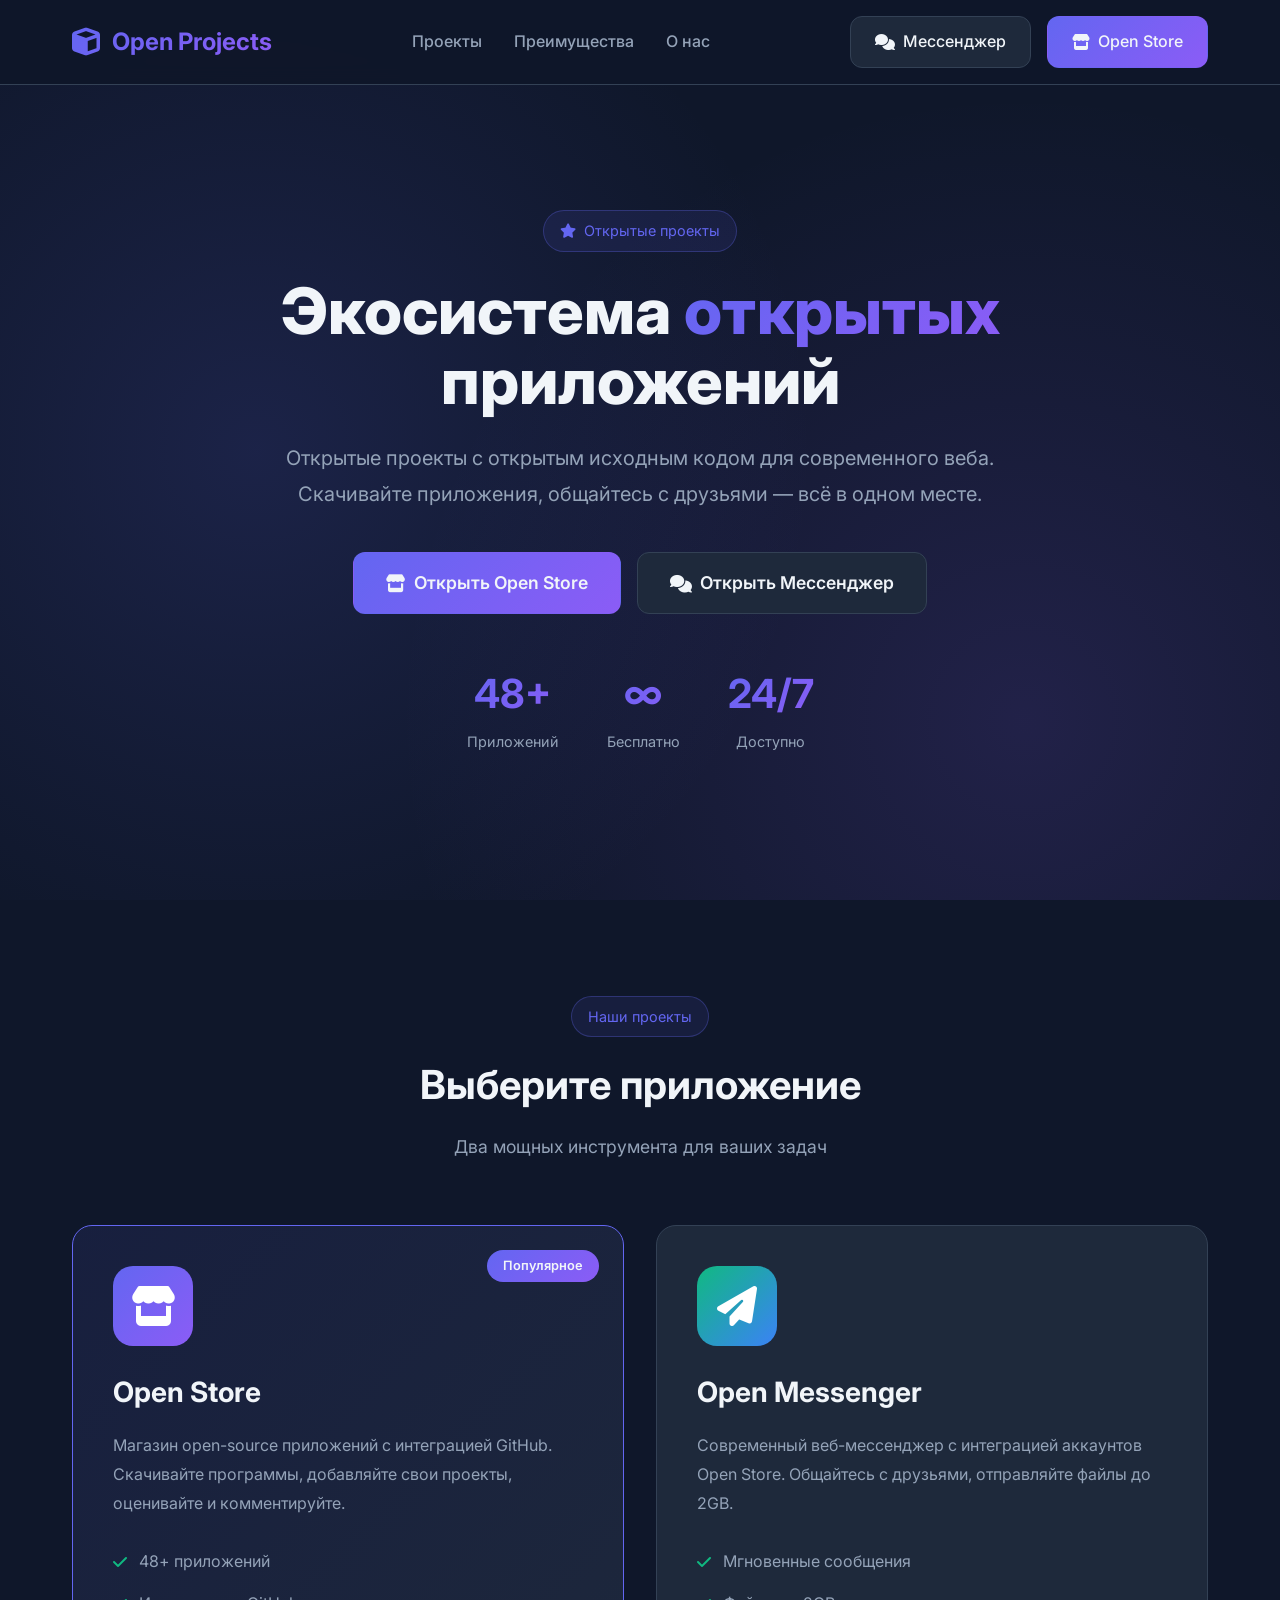
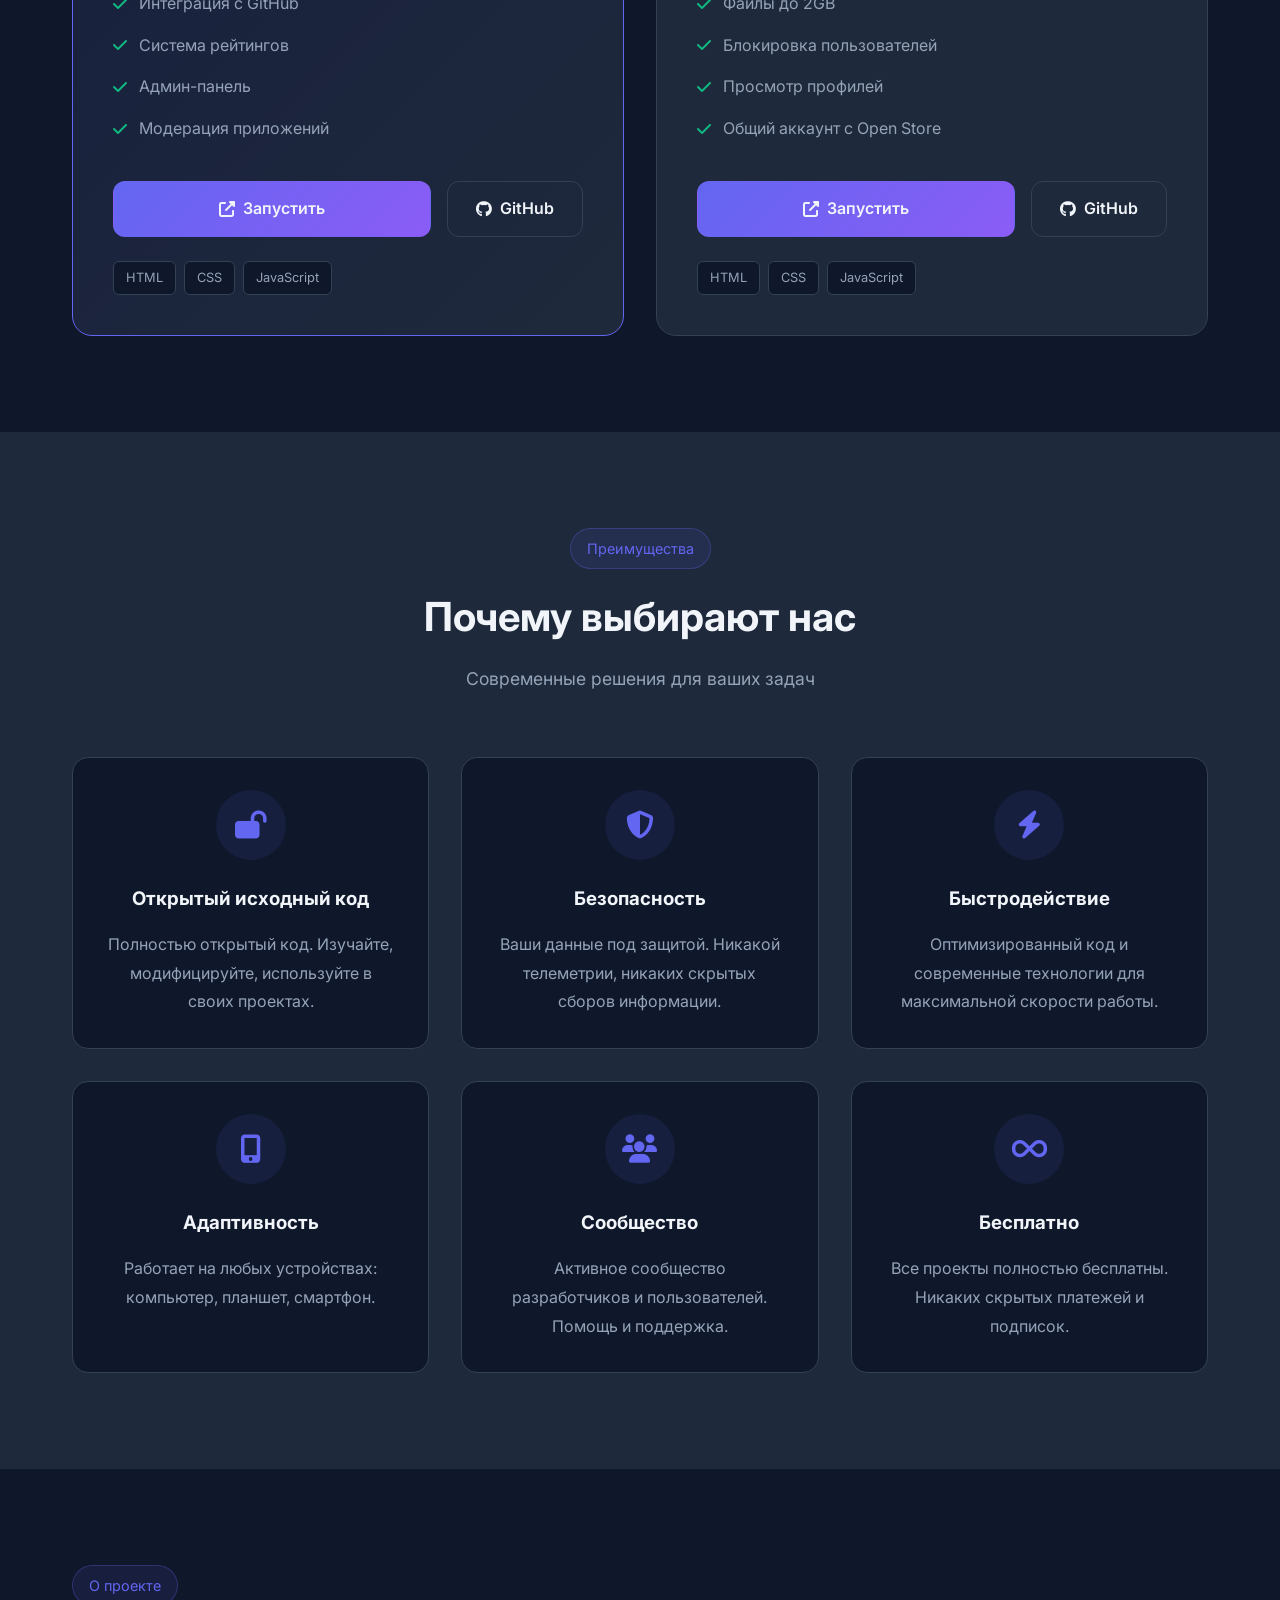
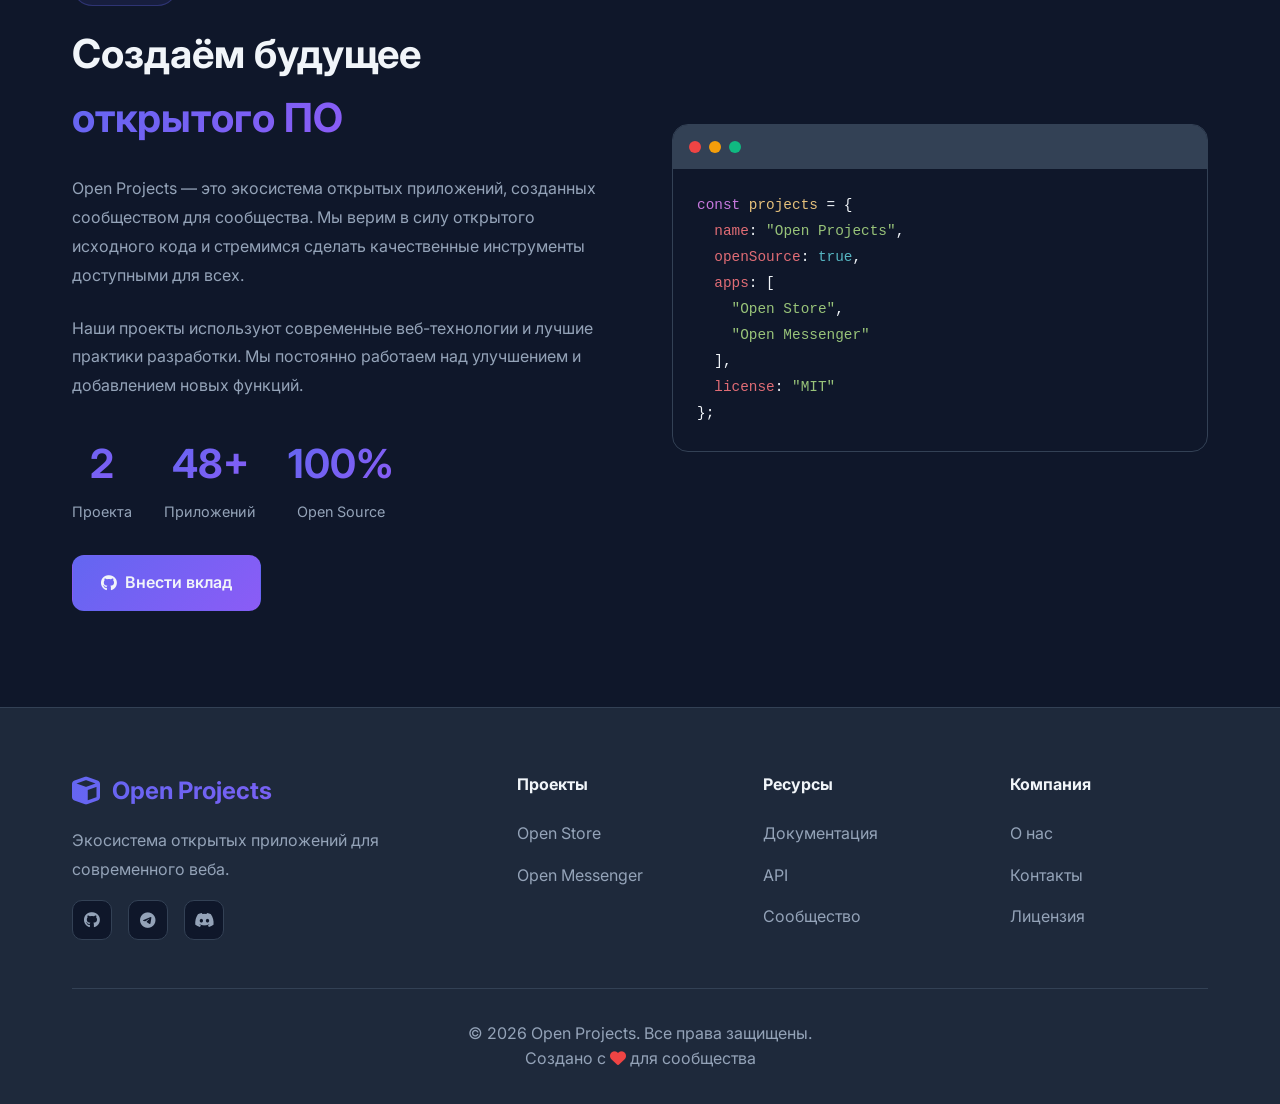
<file: index.html>
<!DOCTYPE html>
<html lang="ru">
<head>
    <meta charset="UTF-8">
    <meta name="viewport" content="width=device-width, initial-scale=1.0">
    <title>Open Projects - Экосистема открытых приложений</title>
    <link rel="stylesheet" href="styles.css">
    <link href="https://fonts.googleapis.com/css2?family=Inter:wght@300;400;500;600;700;800&display=swap" rel="stylesheet">
    <link rel="stylesheet" href="https://cdnjs.cloudflare.com/ajax/libs/font-awesome/6.4.0/css/all.min.css">
</head>
<body>
    <!-- Навигация -->
    <nav class="navbar">
        <div class="nav-container">
            <div class="logo">
                <i class="fas fa-cube"></i>
                <span>Open Projects</span>
            </div>
            <div class="nav-links">
                <a href="#projects">Проекты</a>
                <a href="#features">Преимущества</a>
                <a href="#about">О нас</a>
            </div>
            <div class="nav-actions">
                <a href="open-store/messenger/index.html" class="nav-btn">
                    <i class="fas fa-comments"></i>
                    <span>Мессенджер</span>
                </a>
                <a href="open-store/index.html" class="nav-btn primary">
                    <i class="fas fa-store"></i>
                    <span>Open Store</span>
                </a>
            </div>
        </div>
    </nav>

    <!-- Герой-секция -->
    <section class="hero">
        <div class="hero-bg"></div>
        <div class="hero-content">
            <div class="hero-badge">
                <i class="fas fa-star"></i>
                <span>Открытые проекты</span>
            </div>
            <h1>Экосистема <span class="gradient-text">открытых</span> приложений</h1>
            <p class="hero-description">
                Открытые проекты с открытым исходным кодом для современного веба. 
                Скачивайте приложения, общайтесь с друзьями — всё в одном месте.
            </p>
            <div class="hero-buttons">
                <a href="open-store/index.html" class="btn btn-primary btn-lg">
                    <i class="fas fa-store"></i>
                    <span>Открыть Open Store</span>
                </a>
                <a href="open-store/messenger/index.html" class="btn btn-secondary btn-lg">
                    <i class="fas fa-comments"></i>
                    <span>Открыть Мессенджер</span>
                </a>
            </div>
            <div class="hero-stats">
                <div class="stat-item">
                    <span class="stat-value">48+</span>
                    <span class="stat-label">Приложений</span>
                </div>
                <div class="stat-item">
                    <span class="stat-value">∞</span>
                    <span class="stat-label">Бесплатно</span>
                </div>
                <div class="stat-item">
                    <span class="stat-value">24/7</span>
                    <span class="stat-label">Доступно</span>
                </div>
            </div>
        </div>
    </section>

    <!-- Проекты -->
    <section class="projects" id="projects">
        <div class="container">
            <div class="section-header">
                <span class="section-tag">Наши проекты</span>
                <h2>Выберите приложение</h2>
                <p>Два мощных инструмента для ваших задач</p>
            </div>

            <div class="projects-grid">
                <!-- Open Store Card -->
                <div class="project-card featured">
                    <div class="project-badge">Популярное</div>
                    <div class="project-icon store-icon">
                        <i class="fas fa-store"></i>
                    </div>
                    <h3>Open Store</h3>
                    <p class="project-description">
                        Магазин open-source приложений с интеграцией GitHub. 
                        Скачивайте программы, добавляйте свои проекты, оценивайте и комментируйте.
                    </p>
                    <ul class="project-features">
                        <li><i class="fas fa-check"></i> 48+ приложений</li>
                        <li><i class="fas fa-check"></i> Интеграция с GitHub</li>
                        <li><i class="fas fa-check"></i> Система рейтингов</li>
                        <li><i class="fas fa-check"></i> Админ-панель</li>
                        <li><i class="fas fa-check"></i> Модерация приложений</li>
                    </ul>
                    <div class="project-actions">
                        <a href="open-store/index.html" class="btn btn-primary btn-block">
                            <i class="fas fa-external-link-alt"></i>
                            <span>Запустить</span>
                        </a>
                        <a href="https://github.com" target="_blank" class="btn btn-ghost">
                            <i class="fab fa-github"></i>
                            <span>GitHub</span>
                        </a>
                    </div>
                    <div class="project-tech">
                        <span class="tech-tag">HTML</span>
                        <span class="tech-tag">CSS</span>
                        <span class="tech-tag">JavaScript</span>
                    </div>
                </div>

                <!-- Open Messenger Card -->
                <div class="project-card">
                    <div class="project-icon messenger-icon">
                        <i class="fas fa-paper-plane"></i>
                    </div>
                    <h3>Open Messenger</h3>
                    <p class="project-description">
                        Современный веб-мессенджер с интеграцией аккаунтов Open Store. 
                        Общайтесь с друзьями, отправляйте файлы до 2GB.
                    </p>
                    <ul class="project-features">
                        <li><i class="fas fa-check"></i> Мгновенные сообщения</li>
                        <li><i class="fas fa-check"></i> Файлы до 2GB</li>
                        <li><i class="fas fa-check"></i> Блокировка пользователей</li>
                        <li><i class="fas fa-check"></i> Просмотр профилей</li>
                        <li><i class="fas fa-check"></i> Общий аккаунт с Open Store</li>
                    </ul>
                    <div class="project-actions">
                        <a href="open-store/messenger/index.html" class="btn btn-primary btn-block">
                            <i class="fas fa-external-link-alt"></i>
                            <span>Запустить</span>
                        </a>
                        <a href="https://github.com" target="_blank" class="btn btn-ghost">
                            <i class="fab fa-github"></i>
                            <span>GitHub</span>
                        </a>
                    </div>
                    <div class="project-tech">
                        <span class="tech-tag">HTML</span>
                        <span class="tech-tag">CSS</span>
                        <span class="tech-tag">JavaScript</span>
                    </div>
                </div>
            </div>
        </div>
    </section>

    <!-- Преимущества -->
    <section class="features" id="features">
        <div class="container">
            <div class="section-header">
                <span class="section-tag">Преимущества</span>
                <h2>Почему выбирают нас</h2>
                <p>Современные решения для ваших задач</p>
            </div>

            <div class="features-grid">
                <div class="feature-card">
                    <div class="feature-icon">
                        <i class="fas fa-lock-open"></i>
                    </div>
                    <h3>Открытый исходный код</h3>
                    <p>Полностью открытый код. Изучайте, модифицируйте, используйте в своих проектах.</p>
                </div>

                <div class="feature-card">
                    <div class="feature-icon">
                        <i class="fas fa-shield-alt"></i>
                    </div>
                    <h3>Безопасность</h3>
                    <p>Ваши данные под защитой. Никакой телеметрии, никаких скрытых сборов информации.</p>
                </div>

                <div class="feature-card">
                    <div class="feature-icon">
                        <i class="fas fa-bolt"></i>
                    </div>
                    <h3>Быстродействие</h3>
                    <p>Оптимизированный код и современные технологии для максимальной скорости работы.</p>
                </div>

                <div class="feature-card">
                    <div class="feature-icon">
                        <i class="fas fa-mobile-alt"></i>
                    </div>
                    <h3>Адаптивность</h3>
                    <p>Работает на любых устройствах: компьютер, планшет, смартфон.</p>
                </div>

                <div class="feature-card">
                    <div class="feature-icon">
                        <i class="fas fa-users"></i>
                    </div>
                    <h3>Сообщество</h3>
                    <p>Активное сообщество разработчиков и пользователей. Помощь и поддержка.</p>
                </div>

                <div class="feature-card">
                    <div class="feature-icon">
                        <i class="fas fa-infinity"></i>
                    </div>
                    <h3>Бесплатно</h3>
                    <p>Все проекты полностью бесплатны. Никаких скрытых платежей и подписок.</p>
                </div>
            </div>
        </div>
    </section>

    <!-- О нас -->
    <section class="about" id="about">
        <div class="container">
            <div class="about-content">
                <div class="about-text">
                    <span class="section-tag">О проекте</span>
                    <h2>Создаём будущее <span class="gradient-text">открытого ПО</span></h2>
                    <p>
                        Open Projects — это экосистема открытых приложений, созданных сообществом 
                        для сообщества. Мы верим в силу открытого исходного кода и стремимся 
                        сделать качественные инструменты доступными для всех.
                    </p>
                    <p>
                        Наши проекты используют современные веб-технологии и лучшие практики 
                        разработки. Мы постоянно работаем над улучшением и добавлением новых функций.
                    </p>
                    <div class="about-stats">
                        <div class="about-stat">
                            <span class="stat-number">2</span>
                            <span class="stat-label">Проекта</span>
                        </div>
                        <div class="about-stat">
                            <span class="stat-number">48+</span>
                            <span class="stat-label">Приложений</span>
                        </div>
                        <div class="about-stat">
                            <span class="stat-number">100%</span>
                            <span class="stat-label">Open Source</span>
                        </div>
                    </div>
                    <a href="https://github.com" target="_blank" class="btn btn-primary">
                        <i class="fab fa-github"></i>
                        <span>Внести вклад</span>
                    </a>
                </div>
                <div class="about-image">
                    <div class="code-block">
                        <div class="code-header">
                            <span class="code-dot red"></span>
                            <span class="code-dot yellow"></span>
                            <span class="code-dot green"></span>
                        </div>
                        <pre><code><span class="code-keyword">const</span> <span class="code-var">projects</span> = {
  <span class="code-key">name</span>: <span class="code-string">"Open Projects"</span>,
  <span class="code-key">openSource</span>: <span class="code-bool">true</span>,
  <span class="code-key">apps</span>: [
    <span class="code-string">"Open Store"</span>,
    <span class="code-string">"Open Messenger"</span>
  ],
  <span class="code-key">license</span>: <span class="code-string">"MIT"</span>
};</code></pre>
                    </div>
                </div>
            </div>
        </div>
    </section>

    <!-- Footer -->
    <footer class="footer">
        <div class="container">
            <div class="footer-content">
                <div class="footer-brand">
                    <div class="logo">
                        <i class="fas fa-cube"></i>
                        <span>Open Projects</span>
                    </div>
                    <p>Экосистема открытых приложений для современного веба.</p>
                    <div class="social-links">
                        <a href="#"><i class="fab fa-github"></i></a>
                        <a href="#"><i class="fab fa-telegram"></i></a>
                        <a href="#"><i class="fab fa-discord"></i></a>
                    </div>
                </div>
                <div class="footer-links">
                    <h4>Проекты</h4>
                    <a href="open-store/index.html">Open Store</a>
                    <a href="open-store/messenger/index.html">Open Messenger</a>
                </div>
                <div class="footer-links">
                    <h4>Ресурсы</h4>
                    <a href="#">Документация</a>
                    <a href="#">API</a>
                    <a href="#">Сообщество</a>
                </div>
                <div class="footer-links">
                    <h4>Компания</h4>
                    <a href="#">О нас</a>
                    <a href="#">Контакты</a>
                    <a href="#">Лицензия</a>
                </div>
            </div>
            <div class="footer-bottom">
                <p>&copy; 2026 Open Projects. Все права защищены.</p>
                <p>Создано с <i class="fas fa-heart" style="color: var(--danger-color);"></i> для сообщества</p>
            </div>
        </div>
    </footer>
</body>
</html>
</file>
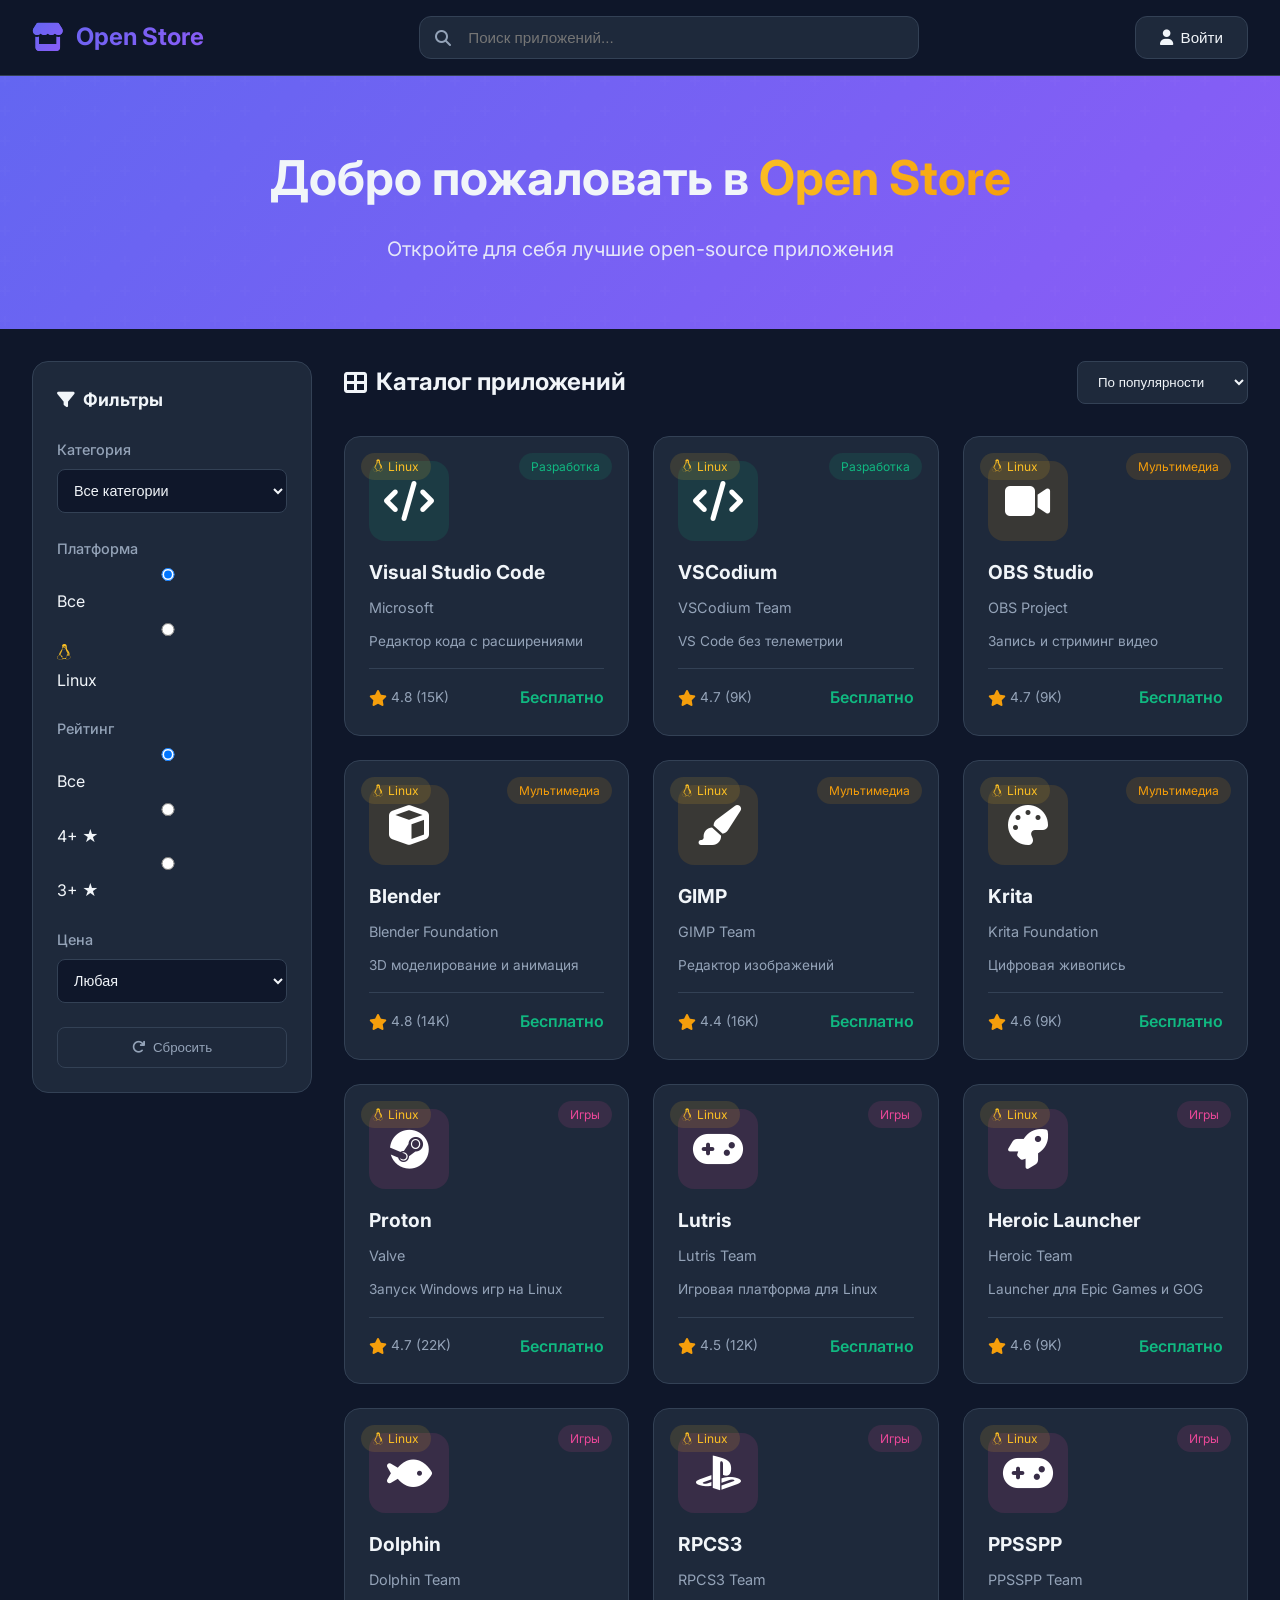
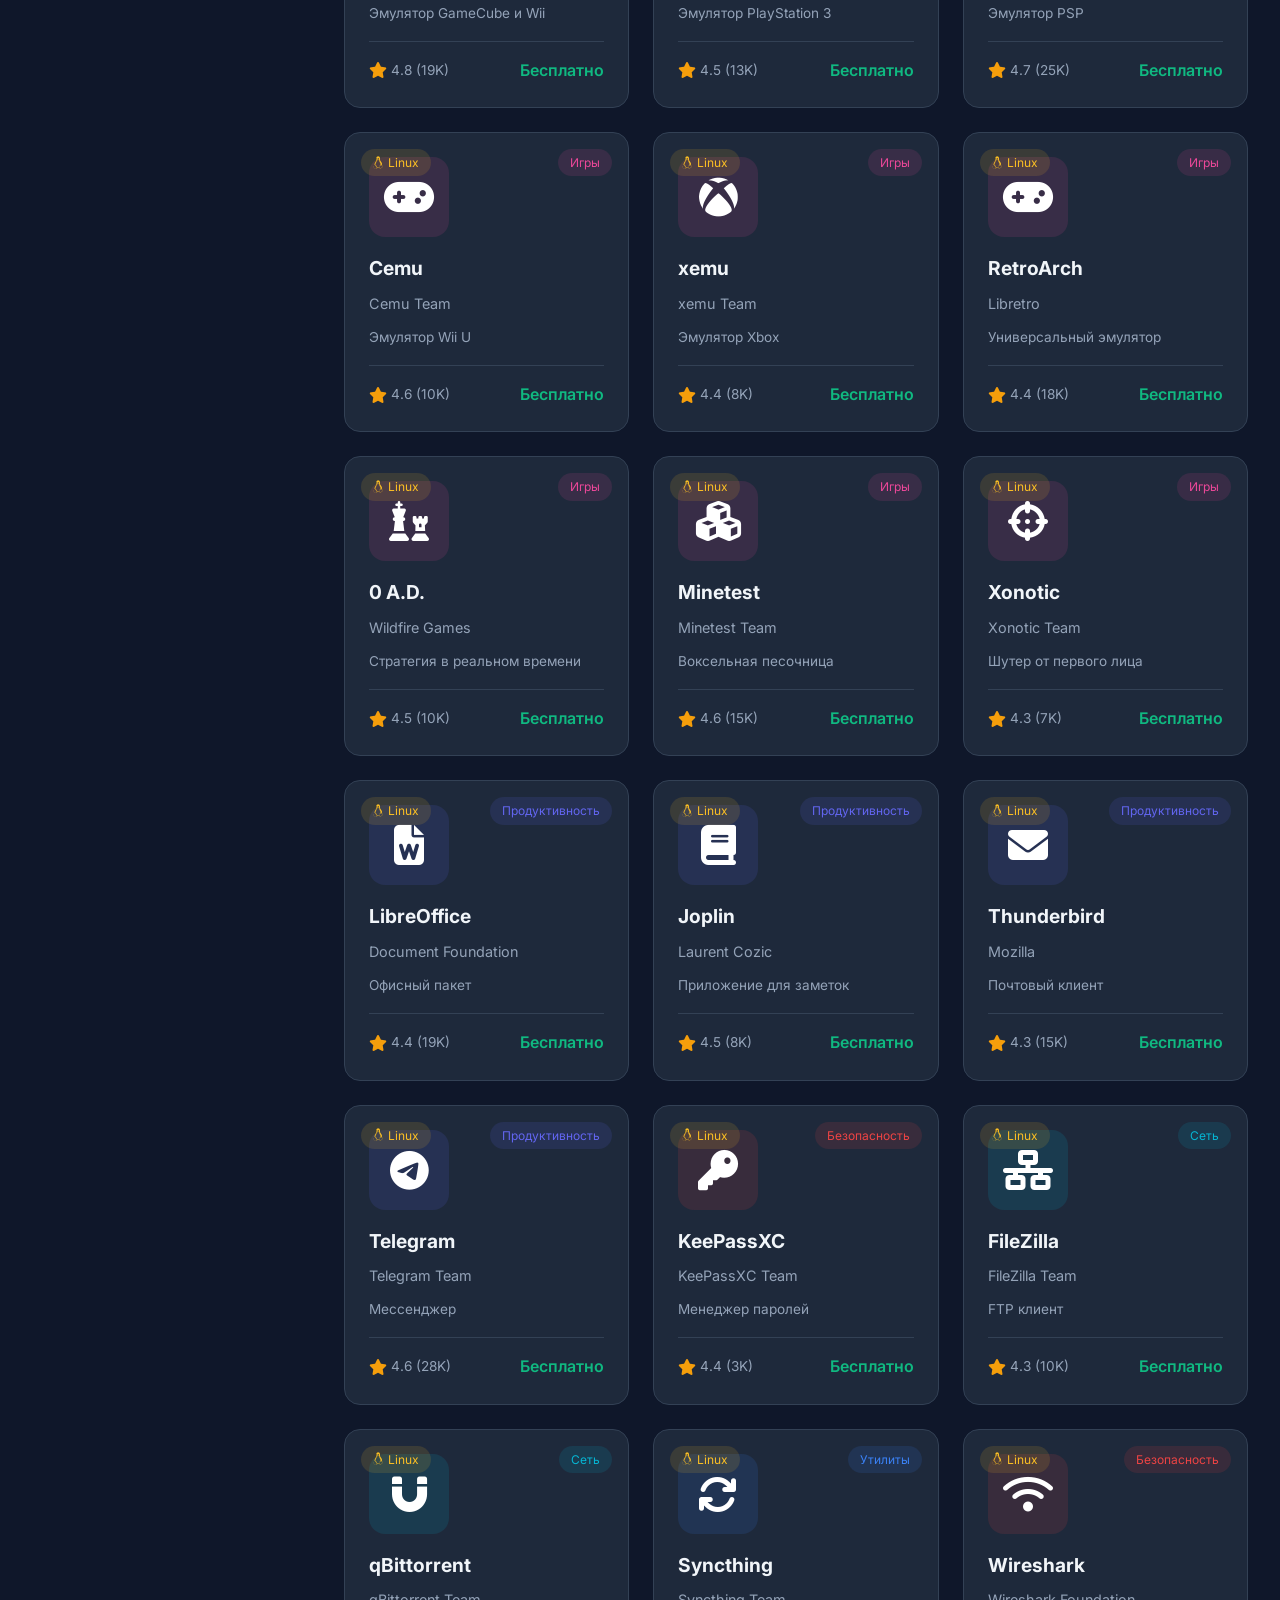
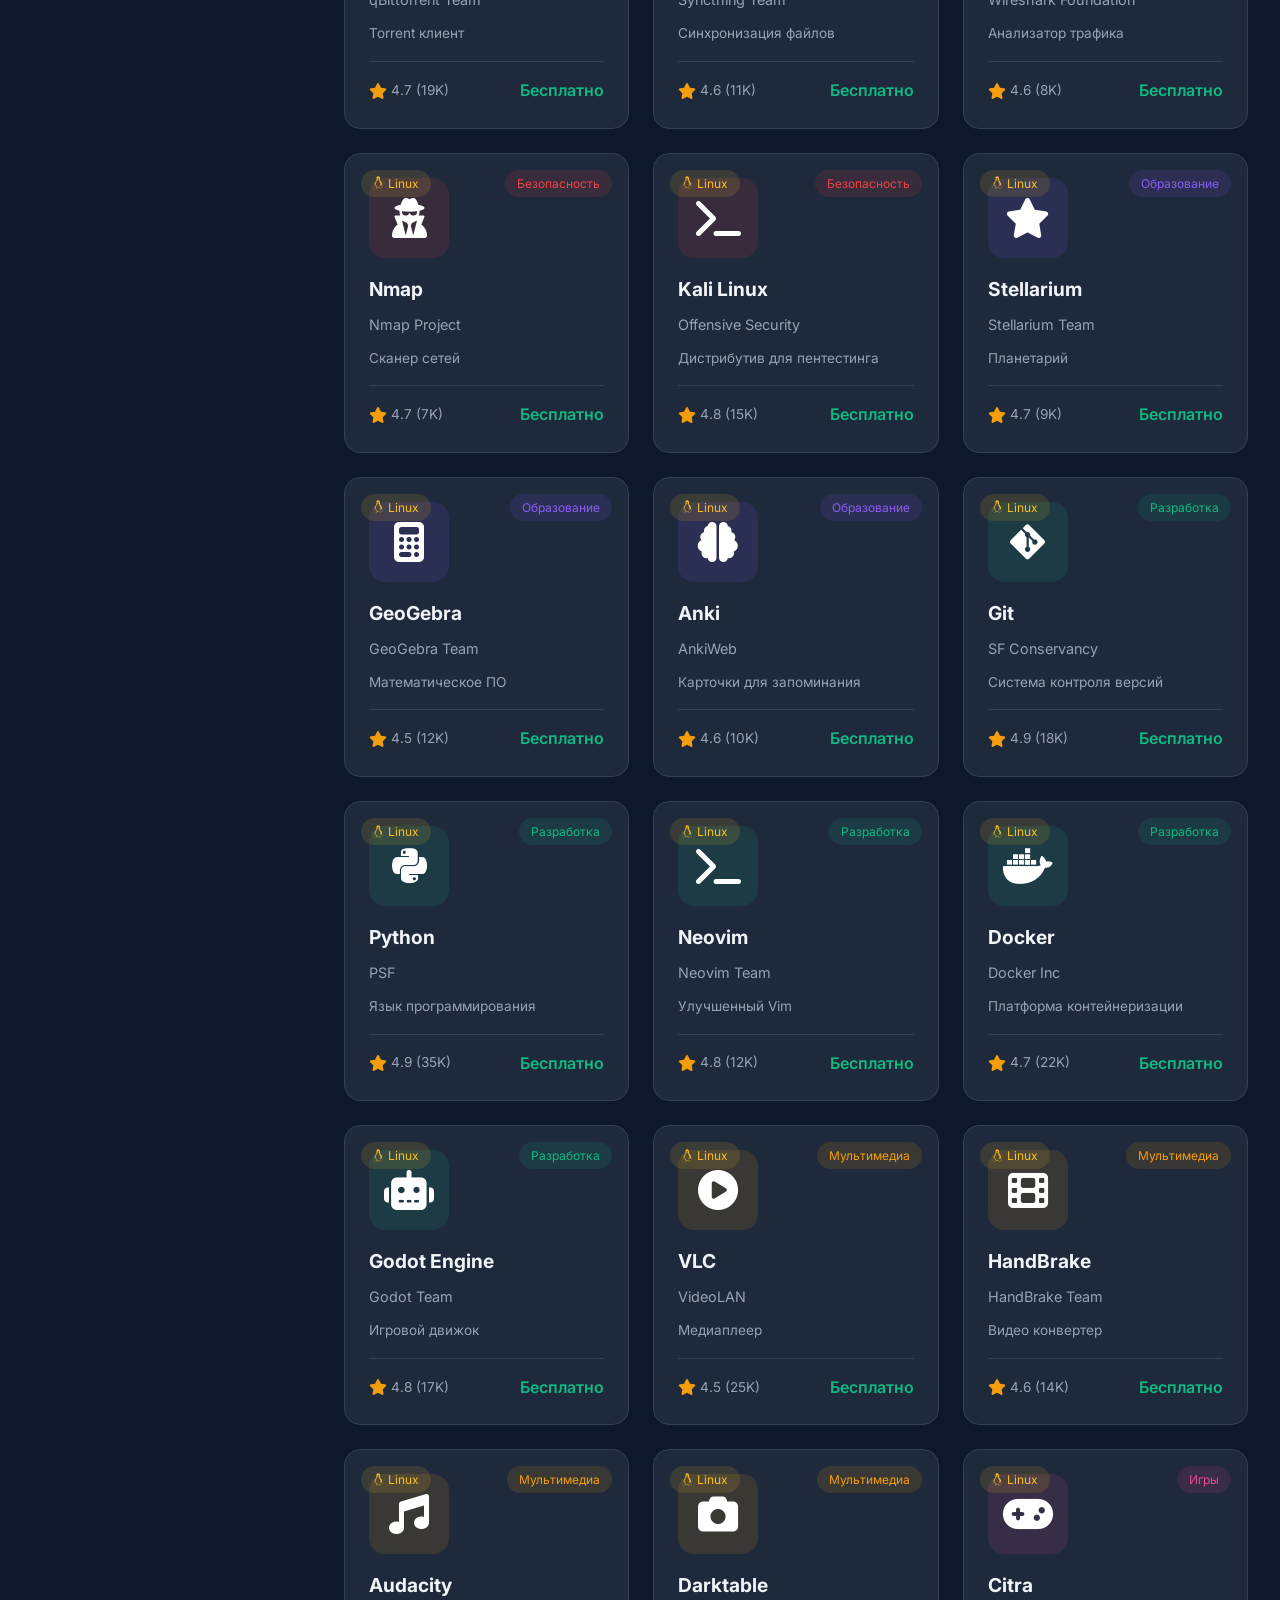
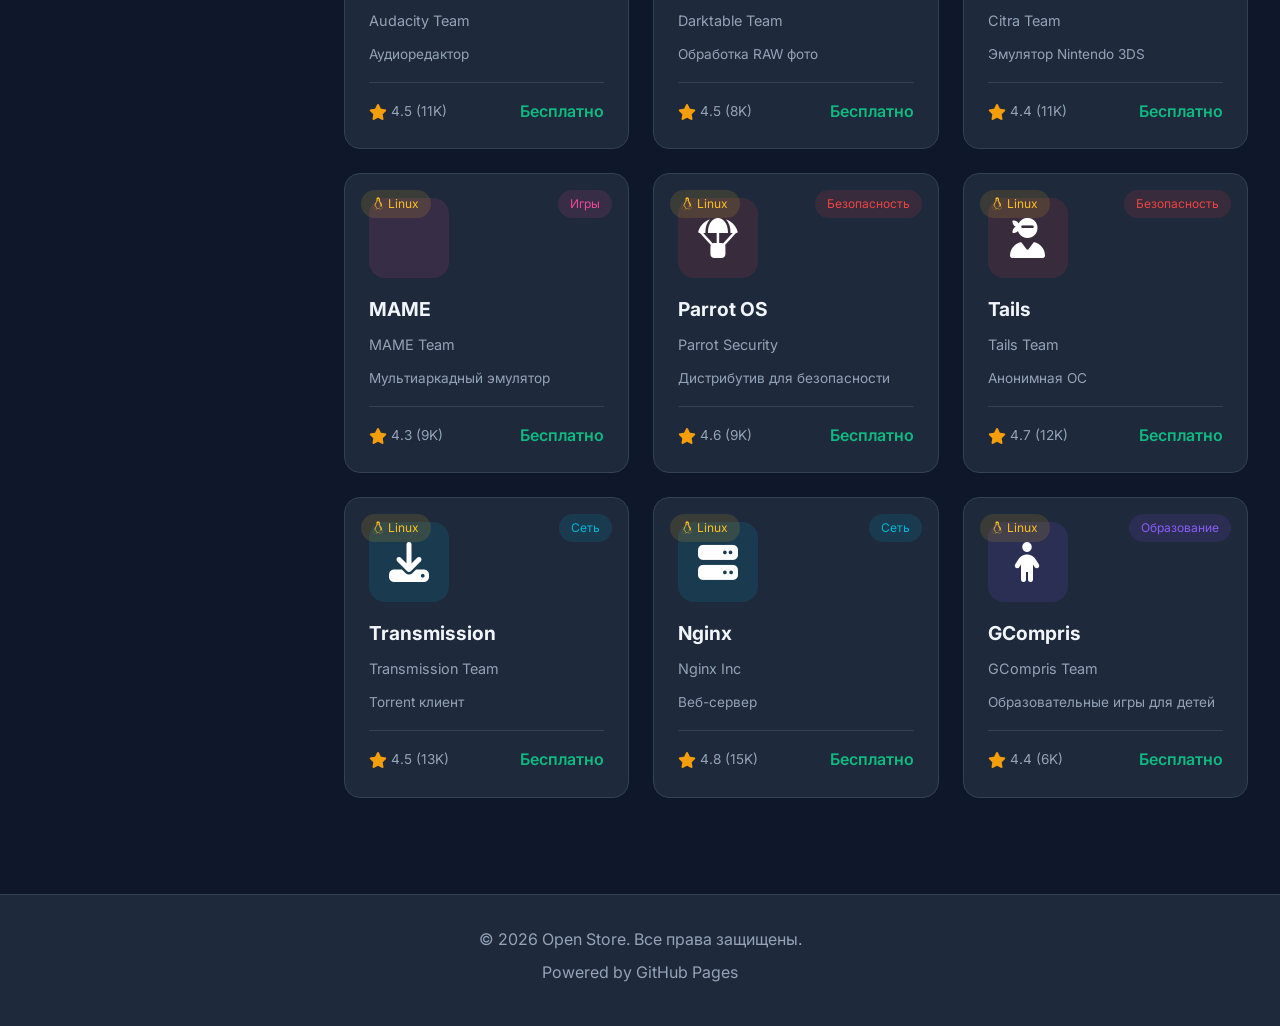
<file: open-store/index.html>
<!DOCTYPE html>
<html lang="ru">
<head>
    <meta charset="UTF-8">
    <meta name="viewport" content="width=device-width, initial-scale=1.0">
    <title>Open Store - Магазин Open-Source Приложений</title>
    <link rel="stylesheet" href="styles.css">
    <link href="https://fonts.googleapis.com/css2?family=Inter:wght@300;400;500;600;700&display=swap" rel="stylesheet">
    <link rel="stylesheet" href="https://cdnjs.cloudflare.com/ajax/libs/font-awesome/6.4.0/css/all.min.css">
</head>
<body>
    <!-- Навигация -->
    <nav class="navbar">
        <div class="nav-container">
            <div class="logo">
                <i class="fas fa-store"></i>
                <span>Open Store</span>
            </div>
            <div class="search-bar">
                <i class="fas fa-search"></i>
                <input type="text" id="searchInput" placeholder="Поиск приложений...">
            </div>
            <div class="nav-actions">
                <button class="nav-btn" id="loginBtn">
                    <i class="fas fa-user"></i>
                    <span>Войти</span>
                </button>
            </div>
        </div>
    </nav>

    <!-- Герой-секция -->
    <section class="hero">
        <div class="hero-content">
            <h1>Добро пожаловать в <span class="highlight">Open Store</span></h1>
            <p>Откройте для себя лучшие open-source приложения</p>
        </div>
    </section>

    <!-- Основной контент -->
    <main class="main-content">
        <!-- Фильтры -->
        <aside class="filters-sidebar">
            <div class="filter-section">
                <h3><i class="fas fa-filter"></i> Фильтры</h3>
                
                <div class="filter-group">
                    <label>Категория</label>
                    <select id="categoryFilter">
                        <option value="all">Все категории</option>
                        <option value="productivity">Продуктивность</option>
                        <option value="development">Разработка</option>
                        <option value="multimedia">Мультимедиа</option>
                        <option value="utilities">Утилиты</option>
                        <option value="security">Безопасность</option>
                        <option value="education">Образование</option>
                        <option value="network">Сеть</option>
                        <option value="games">Игры</option>
                    </select>
                </div>

                <div class="filter-group">
                    <label>Платформа</label>
                    <div class="rating-filter">
                        <input type="radio" name="platform" value="all" checked> Все
                        <input type="radio" name="platform" value="linux"> <i class="fab fa-linux" style="color: #fbbf24;"></i> Linux
                    </div>
                </div>

                <div class="filter-group">
                    <label>Рейтинг</label>
                    <div class="rating-filter">
                        <input type="radio" name="rating" value="all" checked> Все
                        <input type="radio" name="rating" value="4+"> 4+ ★
                        <input type="radio" name="rating" value="3+"> 3+ ★
                    </div>
                </div>

                <div class="filter-group">
                    <label>Цена</label>
                    <select id="priceFilter">
                        <option value="all">Любая</option>
                        <option value="free">Бесплатно</option>
                        <option value="paid">Платно</option>
                    </select>
                </div>

                <button class="reset-filters" id="resetFilters">
                    <i class="fas fa-redo"></i> Сбросить
                </button>
            </div>
        </aside>

        <!-- Каталог приложений -->
        <section class="apps-catalog">
            <div class="catalog-header">
                <h2><i class="fas fa-th-large"></i> Каталог приложений</h2>
                <div class="sort-options">
                    <select id="sortSelect">
                        <option value="popular">По популярности</option>
                        <option value="rating">По рейтингу</option>
                        <option value="stars">По звёздам GitHub</option>
                        <option value="newest">По новизне</option>
                        <option value="name">По названию</option>
                    </select>
                </div>
            </div>

            <div class="apps-grid" id="appsGrid"></div>

            <div class="loading" id="loading">
                <i class="fas fa-spinner fa-spin"></i>
                <p>Загрузка приложений...</p>
            </div>
        </section>
    </main>

    <!-- Модальное окно входа/регистрации -->
    <div class="modal" id="loginModal">
        <div class="modal-content">
            <span class="close-modal" id="closeModal">&times;</span>
            
            <div class="auth-tabs">
                <button class="auth-tab active" data-tab="login">Вход</button>
                <button class="auth-tab" data-tab="register">Регистрация</button>
            </div>
            
            <!-- Форма входа -->
            <form id="loginForm" class="auth-form active">
                <h2><i class="fas fa-sign-in-alt"></i> Вход в аккаунт</h2>
                <div class="form-group">
                    <label for="loginUsername">Имя пользователя</label>
                    <input type="text" id="loginUsername" required>
                </div>
                <div class="form-group">
                    <label for="loginPassword">Пароль</label>
                    <input type="password" id="loginPassword" required>
                </div>
                <button type="submit" class="submit-btn">Войти</button>
            </form>
            
            <!-- Форма регистрации -->
            <form id="registerForm" class="auth-form">
                <h2><i class="fas fa-user-plus"></i> Регистрация</h2>
                <div class="form-group">
                    <label for="regUsername">Имя пользователя</label>
                    <input type="text" id="regUsername" required minlength="3">
                </div>
                <div class="form-group">
                    <label for="regPassword">Пароль</label>
                    <input type="password" id="regPassword" required minlength="6">
                </div>
                <div class="form-group">
                    <label for="regPasswordConfirm">Подтвердите пароль</label>
                    <input type="password" id="regPasswordConfirm" required minlength="6">
                </div>
                <button type="submit" class="submit-btn">Зарегистрироваться</button>
            </form>
        </div>
    </div>

    <!-- Модальное окно приложения -->
    <div class="modal app-modal" id="appModal">
        <div class="modal-content app-modal-content">
            <span class="close-modal" id="closeAppModal">&times;</span>
            <div class="app-detail" id="appDetail"></div>
        </div>
    </div>

    <!-- Модальное окно профиля -->
    <div class="modal" id="profileModal">
        <div class="modal-content profile-modal-content">
            <span class="close-modal" id="closeProfileModal">&times;</span>
            
            <div class="profile-header">
                <div class="profile-avatar" id="profileAvatar">
                    <i class="fas fa-user"></i>
                </div>
                <div class="profile-info">
                    <h2 id="profileName">Username</h2>
                    <p id="profileEmail" class="profile-email">email@example.com</p>
                    <div class="profile-stats">
                        <div class="stat-item">
                            <i class="fas fa-download"></i>
                            <span id="profileDownloads">0</span>
                            <small>Скачиваний</small>
                        </div>
                        <div class="stat-item">
                            <i class="fas fa-star"></i>
                            <span id="profileRating">0</span>
                            <small>Рейтинг</small>
                        </div>
                        <div class="stat-item">
                            <i class="fas fa-box"></i>
                            <span id="profileApps">0</span>
                            <small>Приложений</small>
                        </div>
                    </div>
                </div>
            </div>
            
            <div class="profile-tabs">
                <button class="profile-tab active" data-tab="my-apps">Мои приложения</button>
                <button class="profile-tab" data-tab="favorites">Избранное</button>
                <button class="profile-tab" data-tab="reviews">Отзывы</button>
            </div>
            
            <div class="profile-content">
                <div class="profile-tab-content active" id="myAppsTab">
                    <button class="add-app-btn" id="addAppBtn">
                        <i class="fas fa-plus"></i> Добавить своё приложение
                    </button>
                    <div class="user-apps-list" id="userAppsList"></div>
                </div>
                
                <div class="profile-tab-content" id="favoritesTab">
                    <div class="user-apps-list" id="favoritesList"></div>
                </div>
                
                <div class="profile-tab-content" id="reviewsTab">
                    <div class="user-reviews-list" id="reviewsList"></div>
                </div>
            </div>
            
            <div class="profile-actions">
                <button class="profile-action-btn" id="editProfileBtn">
                    <i class="fas fa-edit"></i> Редактировать профиль
                </button>
                <button class="profile-action-btn danger" id="deleteAccountBtn" style="display: none;">
                    <i class="fas fa-trash"></i> Удалить аккаунт
                </button>
            </div>
        </div>
    </div>

    <!-- Модальное окно редактирования профиля -->
    <div class="modal" id="editProfileModal">
        <div class="modal-content">
            <span class="close-modal" id="closeEditProfileModal">&times;</span>
            <form id="editProfileForm">
                <h2><i class="fas fa-user-edit"></i> Редактирование профиля</h2>
                <div class="form-group">
                    <label for="editUsername">Имя пользователя</label>
                    <input type="text" id="editUsername" required>
                </div>
                <div class="form-group">
                    <label for="editEmail">Email</label>
                    <input type="email" id="editEmail" required>
                </div>
                <div class="form-group">
                    <label for="editBio">О себе</label>
                    <textarea id="editBio" rows="3" placeholder="Расскажите о себе..."></textarea>
                </div>
                <div class="form-group">
                    <label for="editPassword">Новый пароль (оставьте пустым, чтобы не менять)</label>
                    <input type="password" id="editPassword" minlength="6">
                </div>
                <button type="submit" class="submit-btn">Сохранить изменения</button>
            </form>
        </div>
    </div>

    <!-- Модальное окно добавления приложения -->
    <div class="modal" id="addAppModal">
        <div class="modal-content">
            <span class="close-modal" id="closeAddAppModal">&times;</span>
            <form id="addAppForm">
                <h2><i class="fas fa-plus-circle"></i> Добавить приложение</h2>
                <div class="form-group">
                    <label for="appName">Название приложения *</label>
                    <input type="text" id="appName" required>
                </div>
                <div class="form-group">
                    <label for="appDescription">Краткое описание *</label>
                    <input type="text" id="appDescription" required maxlength="150">
                </div>
                <div class="form-group">
                    <label for="appLongDescription">Полное описание</label>
                    <textarea id="appLongDescription" rows="4" placeholder="Подробное описание приложения..."></textarea>
                </div>
                <div class="form-row">
                    <div class="form-group">
                        <label for="appCategory">Категория *</label>
                        <select id="appCategory" required>
                            <option value="development">Разработка</option>
                            <option value="multimedia">Мультимедиа</option>
                            <option value="productivity">Продуктивность</option>
                            <option value="utilities">Утилиты</option>
                            <option value="security">Безопасность</option>
                            <option value="education">Образование</option>
                            <option value="network">Сеть</option>
                            <option value="games">Игры</option>
                        </select>
                    </div>
                    <div class="form-group">
                        <label for="appPrice">Цена</label>
                        <select id="appPrice">
                            <option value="free">Бесплатно</option>
                            <option value="paid">Платно</option>
                        </select>
                    </div>
                </div>
                <div class="form-row">
                    <div class="form-group">
                        <label for="appGithub">GitHub репозиторий *</label>
                        <input type="text" id="appGithub" required placeholder="username/repo">
                    </div>
                    <div class="form-group">
                        <label for="appVersion">Версия</label>
                        <input type="text" id="appVersion" placeholder="1.0.0">
                    </div>
                </div>
                <div class="form-group">
                    <label>
                        <input type="checkbox" id="appIsLinux">
                        <i class="fab fa-linux"></i> Поддержка Linux
                    </label>
                </div>
                <button type="submit" class="submit-btn">Отправить на модерацию</button>
                <p class="form-hint">Ваше приложение будет проверено модератором перед публикацией</p>
            </form>
        </div>
    </div>

    <!-- Админ-панель -->
    <div class="admin-panel" id="adminPanel">
        <div class="admin-header">
            <h3><i class="fas fa-shield-alt"></i> Панель администратора</h3>
            <button class="close-admin" id="closeAdmin">&times;</button>
        </div>
        <div class="admin-tabs">
            <button class="tab-btn active" data-tab="dashboard">Обзор</button>
            <button class="tab-btn" data-tab="moderation">Модерация</button>
            <button class="tab-btn" data-tab="users">Пользователи</button>
            <button class="tab-btn" data-tab="apps">Приложения</button>
            <button class="tab-btn" data-tab="messages">Сообщения</button>
            <button class="tab-btn" data-tab="files">Файлы</button>
        </div>
        <div class="admin-content">
            <div class="tab-content active" id="dashboardTab">
                <div class="admin-stats">
                    <div class="admin-stat-card">
                        <i class="fas fa-users"></i>
                        <span class="stat-value" id="adminUserCount">0</span>
                        <span class="stat-label">Пользователей</span>
                    </div>
                    <div class="admin-stat-card">
                        <i class="fas fa-box"></i>
                        <span class="stat-value" id="adminAppCount">0</span>
                        <span class="stat-label">Приложений</span>
                    </div>
                    <div class="admin-stat-card">
                        <i class="fas fa-download"></i>
                        <span class="stat-value" id="adminDownloadCount">0</span>
                        <span class="stat-label">Скачиваний</span>
                    </div>
                </div>
                <div class="admin-recent" id="adminRecentApps">
                    <h4>Последние приложения</h4>
                </div>
            </div>
            
            <div class="tab-content" id="moderationTab">
                <h3 style="margin-bottom: 1rem;"><i class="fas fa-clipboard-check"></i> Приложения на модерации</h3>
                <div class="moderation-list" id="moderationAppsList"></div>
            </div>
            
            <div class="tab-content" id="usersTab">
                <div class="admin-users-list" id="adminUsersList"></div>
            </div>
            
            <div class="tab-content" id="appsTab">
                <div class="admin-apps-list" id="adminAppsList"></div>
            </div>
            
            <div class="tab-content" id="messagesTab">
                <form id="adminMessageForm">
                    <div class="form-group">
                        <label for="messageTitle">Заголовок сообщения</label>
                        <input type="text" id="messageTitle" required placeholder="Важное объявление">
                    </div>
                    <div class="form-group">
                        <label for="messageContent">Содержание</label>
                        <textarea id="messageContent" rows="4" required placeholder="Текст сообщения..."></textarea>
                    </div>
                    <div class="form-group">
                        <label>
                            <input type="checkbox" id="messageToAll" checked>
                            Отправить всем пользователям
                        </label>
                    </div>
                    <button type="submit" class="submit-btn">
                        <i class="fas fa-paper-plane"></i> Отправить сообщение
                    </button>
                </form>
                <div class="admin-messages-history" id="adminMessagesHistory"></div>
            </div>
            
            <div class="tab-content" id="filesTab">
                <div class="file-manager">
                    <div class="file-path" id="filePath">/</div>
                    <div class="file-list" id="fileList"></div>
                    <div class="file-actions">
                        <button class="action-btn" id="uploadFile">
                            <i class="fas fa-upload"></i> Загрузить
                        </button>
                        <button class="action-btn" id="createFolder">
                            <i class="fas fa-folder-plus"></i> Папка
                        </button>
                    </div>
                    <textarea class="file-editor" id="fileEditor" placeholder="Редактор файлов..."></textarea>
                    <button class="save-btn" id="saveFile">
                        <i class="fas fa-save"></i> Сохранить
                    </button>
                </div>
            </div>
        </div>
    </div>

    <!-- Уведомления -->
    <div class="notification" id="notification">
        <i class="fas fa-check-circle"></i>
        <span id="notificationText"></span>
    </div>

    <!-- Сообщения на сайте -->
    <div class="site-messages" id="siteMessages"></div>

    <footer class="footer">
        <p>&copy; 2026 Open Store. Все права защищены.</p>
        <p>Powered by GitHub Pages</p>
    </footer>

    <script src="app.js"></script>
</body>
</html>
</file>
<file: styles.css>
:root {
    --primary-color: #6366f1;
    --primary-hover: #4f46e5;
    --secondary-color: #8b5cf6;
    --success-color: #10b981;
    --danger-color: #ef4444;
    --warning-color: #f59e0b;
    --bg-dark: #0f172a;
    --bg-card: #1e293b;
    --bg-hover: #334155;
    --text-primary: #f1f5f9;
    --text-secondary: #94a3b8;
    --border-color: #334155;
    --gradient: linear-gradient(135deg, #6366f1 0%, #8b5cf6 100%);
    --gradient-2: linear-gradient(135deg, #10b981 0%, #3b82f6 100%);
    --shadow: 0 4px 6px -1px rgba(0, 0, 0, 0.3);
    --shadow-lg: 0 10px 15px -3px rgba(0, 0, 0, 0.4);
}

* {
    margin: 0;
    padding: 0;
    box-sizing: border-box;
}

body {
    font-family: 'Inter', sans-serif;
    background: var(--bg-dark);
    color: var(--text-primary);
    line-height: 1.6;
    overflow-x: hidden;
}

.container {
    max-width: 1200px;
    margin: 0 auto;
    padding: 0 2rem;
}

/* Навигация */
.navbar {
    position: fixed;
    top: 0;
    left: 0;
    right: 0;
    background: rgba(15, 23, 42, 0.95);
    backdrop-filter: blur(10px);
    border-bottom: 1px solid var(--border-color);
    z-index: 1000;
    padding: 1rem 0;
}

.nav-container {
    max-width: 1200px;
    margin: 0 auto;
    padding: 0 2rem;
    display: flex;
    align-items: center;
    justify-content: space-between;
}

.logo {
    display: flex;
    align-items: center;
    gap: 0.75rem;
    font-size: 1.5rem;
    font-weight: 700;
    background: var(--gradient);
    -webkit-background-clip: text;
    -webkit-text-fill-color: transparent;
    background-clip: text;
}

.logo i {
    font-size: 1.75rem;
}

.nav-links {
    display: flex;
    gap: 2rem;
}

.nav-links a {
    color: var(--text-secondary);
    text-decoration: none;
    font-weight: 500;
    transition: color 0.3s ease;
}

.nav-links a:hover {
    color: var(--text-primary);
}

.nav-actions {
    display: flex;
    gap: 1rem;
}

.nav-btn {
    display: flex;
    align-items: center;
    gap: 0.5rem;
    padding: 0.75rem 1.5rem;
    background: var(--bg-card);
    border: 1px solid var(--border-color);
    border-radius: 12px;
    color: var(--text-primary);
    text-decoration: none;
    font-weight: 500;
    transition: all 0.3s ease;
}

.nav-btn:hover {
    background: var(--bg-hover);
    border-color: var(--primary-color);
}

.nav-btn.primary {
    background: var(--gradient);
    border-color: transparent;
}

.nav-btn.primary:hover {
    transform: translateY(-2px);
    box-shadow: 0 5px 15px rgba(99, 102, 241, 0.4);
}

/* Герой-секция */
.hero {
    position: relative;
    min-height: 100vh;
    display: flex;
    align-items: center;
    justify-content: center;
    padding: 8rem 2rem 4rem;
    overflow: hidden;
}

.hero-bg {
    position: absolute;
    top: 0;
    left: 0;
    right: 0;
    bottom: 0;
    background: 
        radial-gradient(circle at 20% 50%, rgba(99, 102, 241, 0.15) 0%, transparent 50%),
        radial-gradient(circle at 80% 80%, rgba(139, 92, 246, 0.15) 0%, transparent 50%);
    z-index: 0;
}

.hero-content {
    position: relative;
    z-index: 1;
    text-align: center;
    max-width: 800px;
}

.hero-badge {
    display: inline-flex;
    align-items: center;
    gap: 0.5rem;
    background: rgba(99, 102, 241, 0.1);
    border: 1px solid rgba(99, 102, 241, 0.3);
    padding: 0.5rem 1rem;
    border-radius: 50px;
    font-size: 0.9rem;
    color: var(--primary-color);
    margin-bottom: 1.5rem;
}

.hero-content h1 {
    font-size: 4rem;
    font-weight: 800;
    line-height: 1.1;
    margin-bottom: 1.5rem;
}

.gradient-text {
    background: var(--gradient);
    -webkit-background-clip: text;
    -webkit-text-fill-color: transparent;
    background-clip: text;
}

.hero-description {
    font-size: 1.25rem;
    color: var(--text-secondary);
    margin-bottom: 2.5rem;
    line-height: 1.8;
}

.hero-buttons {
    display: flex;
    gap: 1rem;
    justify-content: center;
    flex-wrap: wrap;
    margin-bottom: 3rem;
}

.btn {
    display: inline-flex;
    align-items: center;
    gap: 0.5rem;
    padding: 0.875rem 1.75rem;
    background: var(--bg-card);
    border: 1px solid var(--border-color);
    border-radius: 12px;
    color: var(--text-primary);
    text-decoration: none;
    font-weight: 600;
    cursor: pointer;
    transition: all 0.3s ease;
}

.btn:hover {
    background: var(--bg-hover);
    border-color: var(--primary-color);
    transform: translateY(-2px);
}

.btn-primary {
    background: var(--gradient);
    border-color: transparent;
}

.btn-primary:hover {
    box-shadow: 0 5px 15px rgba(99, 102, 241, 0.4);
}

.btn-secondary {
    background: var(--bg-card);
}

.btn-ghost {
    background: transparent;
}

.btn-lg {
    padding: 1rem 2rem;
    font-size: 1.1rem;
}

.btn-block {
    width: 100%;
    justify-content: center;
}

.hero-stats {
    display: flex;
    gap: 3rem;
    justify-content: center;
    flex-wrap: wrap;
}

.stat-item {
    text-align: center;
}

.stat-value {
    display: block;
    font-size: 2.5rem;
    font-weight: 700;
    background: var(--gradient);
    -webkit-background-clip: text;
    -webkit-text-fill-color: transparent;
    background-clip: text;
}

.stat-label {
    display: block;
    color: var(--text-secondary);
    font-size: 0.9rem;
    margin-top: 0.25rem;
}

/* Секция проектов */
.projects {
    padding: 6rem 0;
}

.section-header {
    text-align: center;
    margin-bottom: 4rem;
}

.section-tag {
    display: inline-block;
    background: rgba(99, 102, 241, 0.1);
    border: 1px solid rgba(99, 102, 241, 0.3);
    padding: 0.5rem 1rem;
    border-radius: 50px;
    font-size: 0.9rem;
    color: var(--primary-color);
    margin-bottom: 1rem;
}

.section-header h2 {
    font-size: 2.5rem;
    font-weight: 700;
    margin-bottom: 1rem;
}

.section-header p {
    color: var(--text-secondary);
    font-size: 1.1rem;
}

.projects-grid {
    display: grid;
    grid-template-columns: repeat(auto-fit, minmax(400px, 1fr));
    gap: 2rem;
}

.project-card {
    background: var(--bg-card);
    border: 1px solid var(--border-color);
    border-radius: 20px;
    padding: 2.5rem;
    position: relative;
    transition: all 0.3s ease;
}

.project-card:hover {
    border-color: var(--primary-color);
    transform: translateY(-5px);
    box-shadow: var(--shadow-lg);
}

.project-card.featured {
    border-color: var(--primary-color);
    background: linear-gradient(135deg, rgba(99, 102, 241, 0.1) 0%, var(--bg-card) 100%);
}

.project-badge {
    position: absolute;
    top: 1.5rem;
    right: 1.5rem;
    background: var(--gradient);
    padding: 0.35rem 1rem;
    border-radius: 50px;
    font-size: 0.8rem;
    font-weight: 600;
}

.project-icon {
    width: 80px;
    height: 80px;
    background: var(--gradient);
    border-radius: 20px;
    display: flex;
    align-items: center;
    justify-content: center;
    font-size: 2.5rem;
    color: white;
    margin-bottom: 1.5rem;
}

.project-icon.messenger-icon {
    background: var(--gradient-2);
}

.project-card h3 {
    font-size: 1.75rem;
    margin-bottom: 1rem;
}

.project-description {
    color: var(--text-secondary);
    margin-bottom: 1.5rem;
    line-height: 1.8;
}

.project-features {
    list-style: none;
    margin-bottom: 2rem;
}

.project-features li {
    display: flex;
    align-items: center;
    gap: 0.75rem;
    padding: 0.5rem 0;
    color: var(--text-secondary);
}

.project-features i {
    color: var(--success-color);
}

.project-actions {
    display: flex;
    gap: 1rem;
    margin-bottom: 1.5rem;
}

.project-tech {
    display: flex;
    gap: 0.5rem;
    flex-wrap: wrap;
}

.tech-tag {
    background: var(--bg-dark);
    border: 1px solid var(--border-color);
    padding: 0.35rem 0.75rem;
    border-radius: 6px;
    font-size: 0.8rem;
    color: var(--text-secondary);
}

/* Преимущества */
.features {
    padding: 6rem 0;
    background: var(--bg-card);
}

.features-grid {
    display: grid;
    grid-template-columns: repeat(auto-fit, minmax(300px, 1fr));
    gap: 2rem;
}

.feature-card {
    background: var(--bg-dark);
    border: 1px solid var(--border-color);
    border-radius: 16px;
    padding: 2rem;
    text-align: center;
    transition: all 0.3s ease;
}

.feature-card:hover {
    border-color: var(--primary-color);
    transform: translateY(-5px);
}

.feature-icon {
    width: 70px;
    height: 70px;
    background: rgba(99, 102, 241, 0.1);
    border-radius: 50%;
    display: flex;
    align-items: center;
    justify-content: center;
    font-size: 1.75rem;
    color: var(--primary-color);
    margin: 0 auto 1.5rem;
}

.feature-card h3 {
    margin-bottom: 1rem;
}

.feature-card p {
    color: var(--text-secondary);
    line-height: 1.8;
}

/* О нас */
.about {
    padding: 6rem 0;
}

.about-content {
    display: grid;
    grid-template-columns: 1fr 1fr;
    gap: 4rem;
    align-items: center;
}

.about-text h2 {
    font-size: 2.5rem;
    margin-bottom: 1.5rem;
}

.about-text p {
    color: var(--text-secondary);
    margin-bottom: 1.5rem;
    line-height: 1.8;
}

.about-stats {
    display: flex;
    gap: 2rem;
    margin: 2rem 0;
}

.about-stat {
    text-align: center;
}

.about-stat .stat-number {
    display: block;
    font-size: 2.5rem;
    font-weight: 700;
    background: var(--gradient);
    -webkit-background-clip: text;
    -webkit-text-fill-color: transparent;
    background-clip: text;
}

.about-stat .stat-label {
    display: block;
    color: var(--text-secondary);
    font-size: 0.9rem;
}

.code-block {
    background: var(--bg-dark);
    border: 1px solid var(--border-color);
    border-radius: 16px;
    overflow: hidden;
}

.code-header {
    display: flex;
    gap: 0.5rem;
    padding: 1rem;
    background: var(--bg-hover);
}

.code-dot {
    width: 12px;
    height: 12px;
    border-radius: 50%;
}

.code-dot.red { background: #ef4444; }
.code-dot.yellow { background: #f59e0b; }
.code-dot.green { background: #10b981; }

.code-block pre {
    padding: 1.5rem;
    overflow-x: auto;
}

.code-block code {
    font-family: 'Consolas', 'Monaco', monospace;
    font-size: 0.9rem;
    line-height: 1.8;
}

.code-keyword { color: #c678dd; }
.code-var { color: #e5c07b; }
.code-key { color: #e06c75; }
.code-string { color: #98c379; }
.code-bool { color: #56b6c2; }

/* Footer */
.footer {
    background: var(--bg-card);
    border-top: 1px solid var(--border-color);
    padding: 4rem 0 2rem;
}

.footer-content {
    display: grid;
    grid-template-columns: 2fr 1fr 1fr 1fr;
    gap: 3rem;
    margin-bottom: 3rem;
}

.footer-brand p {
    color: var(--text-secondary);
    margin: 1rem 0;
    line-height: 1.8;
}

.footer-brand .logo {
    margin-bottom: 1rem;
}

.social-links {
    display: flex;
    gap: 1rem;
}

.social-links a {
    width: 40px;
    height: 40px;
    background: var(--bg-dark);
    border: 1px solid var(--border-color);
    border-radius: 10px;
    display: flex;
    align-items: center;
    justify-content: center;
    color: var(--text-secondary);
    text-decoration: none;
    transition: all 0.3s ease;
}

.social-links a:hover {
    background: var(--primary-color);
    border-color: var(--primary-color);
    color: white;
}

.footer-links h4 {
    margin-bottom: 1rem;
    font-size: 1rem;
}

.footer-links a {
    display: block;
    color: var(--text-secondary);
    text-decoration: none;
    padding: 0.5rem 0;
    transition: color 0.3s ease;
}

.footer-links a:hover {
    color: var(--primary-color);
}

.footer-bottom {
    text-align: center;
    padding-top: 2rem;
    border-top: 1px solid var(--border-color);
    color: var(--text-secondary);
}

/* Адаптивность */
@media (max-width: 1024px) {
    .about-content {
        grid-template-columns: 1fr;
    }
    
    .footer-content {
        grid-template-columns: 1fr 1fr;
    }
}

@media (max-width: 768px) {
    .nav-links {
        display: none;
    }
    
    .hero-content h1 {
        font-size: 2.5rem;
    }
    
    .hero-stats {
        gap: 1.5rem;
    }
    
    .projects-grid {
        grid-template-columns: 1fr;
    }
    
    .footer-content {
        grid-template-columns: 1fr;
    }
    
    .about-stats {
        flex-wrap: wrap;
        justify-content: center;
    }
}

/* Скроллбар */
::-webkit-scrollbar {
    width: 10px;
}

::-webkit-scrollbar-track {
    background: var(--bg-dark);
}

::-webkit-scrollbar-thumb {
    background: var(--bg-hover);
    border-radius: 5px;
}

::-webkit-scrollbar-thumb:hover {
    background: var(--primary-color);
}
</file>
<file: open-store/styles.css>
/* Основные стили */
:root {
    --primary-color: #6366f1;
    --primary-hover: #4f46e5;
    --secondary-color: #8b5cf6;
    --success-color: #10b981;
    --danger-color: #ef4444;
    --warning-color: #f59e0b;
    --bg-dark: #0f172a;
    --bg-card: #1e293b;
    --bg-hover: #334155;
    --text-primary: #f1f5f9;
    --text-secondary: #94a3b8;
    --border-color: #334155;
    --gradient-1: linear-gradient(135deg, #6366f1 0%, #8b5cf6 100%);
    --gradient-2: linear-gradient(135deg, #10b981 0%, #3b82f6 100%);
    --shadow: 0 4px 6px -1px rgba(0, 0, 0, 0.3);
    --shadow-lg: 0 10px 15px -3px rgba(0, 0, 0, 0.4);
}

* {
    margin: 0;
    padding: 0;
    box-sizing: border-box;
}

body {
    font-family: 'Inter', sans-serif;
    background: var(--bg-dark);
    color: var(--text-primary);
    min-height: 100vh;
    line-height: 1.6;
}

/* Навигация */
.navbar {
    background: rgba(15, 23, 42, 0.95);
    backdrop-filter: blur(10px);
    border-bottom: 1px solid var(--border-color);
    position: sticky;
    top: 0;
    z-index: 1000;
    padding: 1rem 0;
}

.nav-container {
    max-width: 1400px;
    margin: 0 auto;
    padding: 0 2rem;
    display: flex;
    align-items: center;
    justify-content: space-between;
    gap: 2rem;
}

.logo {
    display: flex;
    align-items: center;
    gap: 0.75rem;
    font-size: 1.5rem;
    font-weight: 700;
    background: var(--gradient-1);
    -webkit-background-clip: text;
    -webkit-text-fill-color: transparent;
    background-clip: text;
}

.logo i {
    font-size: 1.75rem;
    background: var(--gradient-1);
    -webkit-background-clip: text;
    -webkit-text-fill-color: transparent;
    background-clip: text;
}

.search-bar {
    flex: 1;
    max-width: 500px;
    position: relative;
}

.search-bar i {
    position: absolute;
    left: 1rem;
    top: 50%;
    transform: translateY(-50%);
    color: var(--text-secondary);
}

.search-bar input {
    width: 100%;
    padding: 0.75rem 1rem 0.75rem 3rem;
    background: var(--bg-card);
    border: 1px solid var(--border-color);
    border-radius: 12px;
    color: var(--text-primary);
    font-size: 0.95rem;
    transition: all 0.3s ease;
}

.search-bar input:focus {
    outline: none;
    border-color: var(--primary-color);
    box-shadow: 0 0 0 3px rgba(99, 102, 241, 0.2);
}

.nav-actions {
    display: flex;
    gap: 1rem;
}

.nav-btn {
    display: flex;
    align-items: center;
    gap: 0.5rem;
    padding: 0.75rem 1.5rem;
    background: var(--bg-card);
    border: 1px solid var(--border-color);
    border-radius: 12px;
    color: var(--text-primary);
    cursor: pointer;
    transition: all 0.3s ease;
    font-size: 0.95rem;
}

.nav-btn:hover {
    background: var(--bg-hover);
    border-color: var(--primary-color);
}

.nav-btn.active {
    background: var(--gradient-1);
    border-color: transparent;
}

/* Герой-секция */
.hero {
    background: var(--gradient-1);
    padding: 4rem 2rem;
    text-align: center;
    position: relative;
    overflow: hidden;
}

.hero::before {
    content: '';
    position: absolute;
    top: 0;
    left: 0;
    right: 0;
    bottom: 0;
    background: url("data:image/svg+xml,%3Csvg width='60' height='60' viewBox='0 0 60 60' xmlns='http://www.w3.org/2000/svg'%3E%3Cg fill='none' fill-rule='evenodd'%3E%3Cg fill='%23ffffff' fill-opacity='0.05'%3E%3Cpath d='M36 34v-4h-2v4h-4v2h4v4h2v-4h4v-2h-4zm0-30V0h-2v4h-4v2h4v4h2V6h4V4h-4zM6 34v-4H4v4H0v2h4v4h2v-4h4v-2H6zM6 4V0H4v4H0v2h4v4h2V6h4V4H6z'/%3E%3C/g%3E%3C/g%3E%3C/svg%3E");
    opacity: 0.3;
}

.hero-content {
    position: relative;
    z-index: 1;
}

.hero h1 {
    font-size: 3rem;
    margin-bottom: 1rem;
    font-weight: 700;
}

.hero .highlight {
    background: linear-gradient(135deg, #fbbf24 0%, #f59e0b 100%);
    -webkit-background-clip: text;
    -webkit-text-fill-color: transparent;
    background-clip: text;
}

.hero p {
    font-size: 1.25rem;
    opacity: 0.9;
}

/* Основной контент */
.main-content {
    max-width: 1400px;
    margin: 0 auto;
    padding: 2rem;
    display: flex;
    gap: 2rem;
}

/* Боковая панель фильтров */
.filters-sidebar {
    width: 280px;
    flex-shrink: 0;
}

.filter-section {
    background: var(--bg-card);
    border: 1px solid var(--border-color);
    border-radius: 16px;
    padding: 1.5rem;
    position: sticky;
    top: 100px;
}

.filter-section h3 {
    display: flex;
    align-items: center;
    gap: 0.5rem;
    margin-bottom: 1.5rem;
    font-size: 1.1rem;
    color: var(--text-primary);
}

.filter-group {
    margin-bottom: 1.5rem;
}

.filter-group label {
    display: block;
    margin-bottom: 0.5rem;
    color: var(--text-secondary);
    font-size: 0.9rem;
    font-weight: 500;
}

.filter-group select,
.filter-group input[type="text"] {
    width: 100%;
    padding: 0.75rem;
    background: var(--bg-dark);
    border: 1px solid var(--border-color);
    border-radius: 8px;
    color: var(--text-primary);
    font-size: 0.9rem;
    cursor: pointer;
}

.filter-group select:focus,
.filter-group input:focus {
    outline: none;
    border-color: var(--primary-color);
}

.rating-filter {
    display: flex;
    flex-direction: column;
    gap: 0.5rem;
}

.rating-filter input[type="radio"] {
    margin-right: 0.5rem;
}

.reset-filters {
    width: 100%;
    padding: 0.75rem;
    background: transparent;
    border: 1px solid var(--border-color);
    border-radius: 8px;
    color: var(--text-secondary);
    cursor: pointer;
    display: flex;
    align-items: center;
    justify-content: center;
    gap: 0.5rem;
    transition: all 0.3s ease;
}

.reset-filters:hover {
    background: var(--bg-hover);
    color: var(--text-primary);
}

/* Каталог приложений */
.apps-catalog {
    flex: 1;
}

.catalog-header {
    display: flex;
    justify-content: space-between;
    align-items: center;
    margin-bottom: 2rem;
}

.catalog-header h2 {
    display: flex;
    align-items: center;
    gap: 0.5rem;
    font-size: 1.5rem;
}

.sort-options select {
    padding: 0.75rem 1rem;
    background: var(--bg-card);
    border: 1px solid var(--border-color);
    border-radius: 8px;
    color: var(--text-primary);
    cursor: pointer;
}

/* Сетка приложений */
.apps-grid {
    display: grid;
    grid-template-columns: repeat(auto-fill, minmax(280px, 1fr));
    gap: 1.5rem;
}

.app-card {
    background: var(--bg-card);
    border: 1px solid var(--border-color);
    border-radius: 16px;
    padding: 1.5rem;
    cursor: pointer;
    transition: all 0.3s ease;
    position: relative;
    overflow: hidden;
}

.app-card::before {
    content: '';
    position: absolute;
    top: 0;
    left: 0;
    right: 0;
    height: 3px;
    background: var(--gradient-1);
    transform: scaleX(0);
    transition: transform 0.3s ease;
}

.app-card:hover {
    transform: translateY(-5px);
    border-color: var(--primary-color);
    box-shadow: var(--shadow-lg);
}

.app-card:hover::before {
    transform: scaleX(1);
}

.app-card-icon {
    width: 80px;
    height: 80px;
    background: var(--gradient-1);
    border-radius: 16px;
    display: flex;
    align-items: center;
    justify-content: center;
    margin-bottom: 1rem;
    font-size: 2.5rem;
    color: white;
    overflow: hidden;
}

.app-card-icon img {
    width: 100%;
    height: 100%;
    object-fit: cover;
    border-radius: 16px;
}

.app-card-icon i {
    font-size: 2.5rem;
}

.app-card h3 {
    font-size: 1.2rem;
    margin-bottom: 0.5rem;
}

.app-card .developer {
    color: var(--text-secondary);
    font-size: 0.9rem;
    margin-bottom: 0.75rem;
}

.app-card .description {
    color: var(--text-secondary);
    font-size: 0.85rem;
    margin-bottom: 1rem;
    display: -webkit-box;
    -webkit-line-clamp: 2;
    -webkit-box-orient: vertical;
    overflow: hidden;
}

.app-card .meta {
    display: flex;
    justify-content: space-between;
    align-items: center;
    padding-top: 1rem;
    border-top: 1px solid var(--border-color);
}

.app-card .rating {
    display: flex;
    align-items: center;
    gap: 0.25rem;
    color: var(--warning-color);
}

.app-card .rating span {
    color: var(--text-secondary);
    font-size: 0.85rem;
}

.app-card .price {
    font-weight: 600;
    color: var(--success-color);
}

.app-card .price.paid {
    color: var(--text-primary);
}

.app-card .category-tag {
    position: absolute;
    top: 1rem;
    right: 1rem;
    background: var(--bg-dark);
    padding: 0.25rem 0.75rem;
    border-radius: 20px;
    font-size: 0.75rem;
    color: var(--text-secondary);
}

.app-card .linux-badge {
    position: absolute;
    top: 1rem;
    left: 1rem;
    background: #fbbf2420;
    padding: 0.25rem 0.75rem;
    border-radius: 20px;
    font-size: 0.75rem;
    color: #fbbf24;
    display: flex;
    align-items: center;
    gap: 0.25rem;
}

/* Загрузка */
.loading {
    text-align: center;
    padding: 4rem;
    display: none;
}

.loading.active {
    display: block;
}

.loading i {
    font-size: 3rem;
    color: var(--primary-color);
    margin-bottom: 1rem;
}

/* Модальные окна */
.modal {
    display: none;
    position: fixed;
    top: 0;
    left: 0;
    right: 0;
    bottom: 0;
    background: rgba(0, 0, 0, 0.8);
    backdrop-filter: blur(5px);
    z-index: 2000;
    align-items: center;
    justify-content: center;
}

.modal.active {
    display: flex;
}

.modal-content {
    background: var(--bg-card);
    border: 1px solid var(--border-color);
    border-radius: 20px;
    padding: 2rem;
    max-width: 450px;
    width: 90%;
    position: relative;
    animation: modalSlide 0.3s ease;
}

@keyframes modalSlide {
    from {
        opacity: 0;
        transform: translateY(-50px);
    }
    to {
        opacity: 1;
        transform: translateY(0);
    }
}

.app-modal-content {
    max-width: 800px;
    max-height: 90vh;
    overflow-y: auto;
}

.close-modal {
    position: absolute;
    top: 1rem;
    right: 1rem;
    font-size: 2rem;
    cursor: pointer;
    color: var(--text-secondary);
    transition: color 0.3s ease;
}

.close-modal:hover {
    color: var(--text-primary);
}

/* Форма входа */
#loginForm h2 {
    text-align: center;
    margin-bottom: 1.5rem;
    display: flex;
    align-items: center;
    justify-content: center;
    gap: 0.5rem;
}

.form-group {
    margin-bottom: 1.5rem;
}

.form-group label {
    display: block;
    margin-bottom: 0.5rem;
    color: var(--text-secondary);
}

.form-group input {
    width: 100%;
    padding: 0.75rem 1rem;
    background: var(--bg-dark);
    border: 1px solid var(--border-color);
    border-radius: 8px;
    color: var(--text-primary);
    font-size: 1rem;
}

.form-group input:focus {
    outline: none;
    border-color: var(--primary-color);
}

.submit-btn {
    width: 100%;
    padding: 1rem;
    background: var(--gradient-1);
    border: none;
    border-radius: 8px;
    color: white;
    font-size: 1rem;
    font-weight: 600;
    cursor: pointer;
    transition: all 0.3s ease;
}

.submit-btn:hover {
    transform: translateY(-2px);
    box-shadow: 0 5px 15px rgba(99, 102, 241, 0.4);
}

.form-hint {
    text-align: center;
    margin-top: 1rem;
    color: var(--text-secondary);
    font-size: 0.85rem;
}

/* Детали приложения */
.app-detail {
    padding: 1rem;
}

.app-detail-header {
    display: flex;
    gap: 2rem;
    margin-bottom: 2rem;
    align-items: flex-start;
}

.app-detail-icon {
    width: 120px;
    height: 120px;
    background: var(--gradient-1);
    border-radius: 20px;
    display: flex;
    align-items: center;
    justify-content: center;
    font-size: 4rem;
    color: white;
    flex-shrink: 0;
    overflow: hidden;
}

.app-detail-icon img {
    width: 100%;
    height: 100%;
    object-fit: cover;
    border-radius: 20px;
}

.app-detail-icon i {
    font-size: 4rem;
}

.app-detail-info h2 {
    font-size: 2rem;
    margin-bottom: 0.5rem;
}

.app-detail-info .developer {
    color: var(--text-secondary);
    font-size: 1rem;
    margin-bottom: 1rem;
}

.app-detail-meta {
    display: flex;
    gap: 1.5rem;
    margin-bottom: 1rem;
}

.app-detail-meta-item {
    display: flex;
    align-items: center;
    gap: 0.5rem;
    color: var(--text-secondary);
}

.app-detail-description {
    margin-bottom: 2rem;
}

.app-detail-description h3 {
    margin-bottom: 1rem;
}

.app-detail-description p {
    color: var(--text-secondary);
    line-height: 1.8;
}

.app-detail-screenshots {
    margin-bottom: 2rem;
}

.app-detail-screenshots h3 {
    margin-bottom: 1rem;
}

.screenshots-grid {
    display: grid;
    grid-template-columns: repeat(auto-fit, minmax(200px, 1fr));
    gap: 1rem;
}

.screenshot {
    background: var(--bg-dark);
    border-radius: 12px;
    overflow: hidden;
    aspect-ratio: 16/9;
}

.screenshot img {
    width: 100%;
    height: 100%;
    object-fit: cover;
}

.app-detail-actions {
    display: flex;
    gap: 1rem;
}

.download-btn {
    flex: 1;
    padding: 1rem 2rem;
    background: var(--gradient-1);
    border: none;
    border-radius: 12px;
    color: white;
    font-size: 1.1rem;
    font-weight: 600;
    cursor: pointer;
    display: flex;
    align-items: center;
    justify-content: center;
    gap: 0.5rem;
    transition: all 0.3s ease;
    text-decoration: none;
}

.download-btn:hover {
    transform: translateY(-2px);
    box-shadow: 0 5px 15px rgba(99, 102, 241, 0.4);
}

.favorite-btn {
    padding: 1rem 1.5rem;
    background: var(--bg-dark);
    border: 1px solid var(--border-color);
    border-radius: 12px;
    color: var(--text-secondary);
    font-size: 1.5rem;
    cursor: pointer;
    transition: all 0.3s ease;
}

.favorite-btn:hover,
.favorite-btn.active {
    color: var(--danger-color);
    border-color: var(--danger-color);
}

/* Админ-панель */
.admin-panel {
    display: none;
    position: fixed;
    top: 80px;
    right: 20px;
    width: 400px;
    background: var(--bg-card);
    border: 1px solid var(--border-color);
    border-radius: 16px;
    z-index: 1500;
    box-shadow: var(--shadow-lg);
}

.admin-panel.active {
    display: block;
}

.admin-header {
    display: flex;
    justify-content: space-between;
    align-items: center;
    padding: 1rem 1.5rem;
    border-bottom: 1px solid var(--border-color);
}

.admin-header h3 {
    display: flex;
    align-items: center;
    gap: 0.5rem;
}

.close-admin {
    background: none;
    border: none;
    color: var(--text-secondary);
    font-size: 1.5rem;
    cursor: pointer;
}

.admin-tabs {
    display: flex;
    border-bottom: 1px solid var(--border-color);
}

.tab-btn {
    flex: 1;
    padding: 1rem;
    background: none;
    border: none;
    color: var(--text-secondary);
    cursor: pointer;
    transition: all 0.3s ease;
    border-bottom: 2px solid transparent;
}

.tab-btn:hover {
    color: var(--text-primary);
}

.tab-btn.active {
    color: var(--primary-color);
    border-bottom-color: var(--primary-color);
}

.admin-content {
    padding: 1.5rem;
    max-height: 500px;
    overflow-y: auto;
}

.tab-content {
    display: none;
}

.tab-content.active {
    display: block;
}

.file-manager {
    display: flex;
    flex-direction: column;
    gap: 1rem;
}

.file-path {
    background: var(--bg-dark);
    padding: 0.75rem 1rem;
    border-radius: 8px;
    font-family: monospace;
    color: var(--text-secondary);
}

.file-list {
    background: var(--bg-dark);
    border-radius: 8px;
    padding: 0.5rem;
    max-height: 200px;
    overflow-y: auto;
}

.file-item {
    display: flex;
    align-items: center;
    gap: 0.75rem;
    padding: 0.75rem;
    border-radius: 6px;
    cursor: pointer;
    transition: background 0.2s ease;
}

.file-item:hover {
    background: var(--bg-hover);
}

.file-item i {
    color: var(--primary-color);
}

.file-item.folder i {
    color: var(--warning-color);
}

.file-actions {
    display: flex;
    gap: 0.5rem;
}

.action-btn {
    flex: 1;
    padding: 0.75rem;
    background: var(--bg-dark);
    border: 1px solid var(--border-color);
    border-radius: 8px;
    color: var(--text-primary);
    cursor: pointer;
    display: flex;
    align-items: center;
    justify-content: center;
    gap: 0.5rem;
    transition: all 0.3s ease;
}

.action-btn:hover {
    background: var(--bg-hover);
    border-color: var(--primary-color);
}

.file-editor {
    width: 100%;
    min-height: 200px;
    padding: 1rem;
    background: var(--bg-dark);
    border: 1px solid var(--border-color);
    border-radius: 8px;
    color: var(--text-primary);
    font-family: monospace;
    font-size: 0.9rem;
    resize: vertical;
}

.save-btn {
    width: 100%;
    padding: 1rem;
    background: var(--gradient-2);
    border: none;
    border-radius: 8px;
    color: white;
    font-weight: 600;
    cursor: pointer;
    display: flex;
    align-items: center;
    justify-content: center;
    gap: 0.5rem;
    transition: all 0.3s ease;
}

.save-btn:hover {
    transform: translateY(-2px);
    box-shadow: 0 5px 15px rgba(16, 185, 129, 0.4);
}

/* Уведомления */
.notification {
    position: fixed;
    bottom: 20px;
    right: 20px;
    background: var(--bg-card);
    border: 1px solid var(--success-color);
    border-radius: 12px;
    padding: 1rem 1.5rem;
    display: flex;
    align-items: center;
    gap: 0.75rem;
    transform: translateX(150%);
    transition: transform 0.3s ease;
    z-index: 3000;
}

.notification.active {
    transform: translateX(0);
}

.notification i {
    color: var(--success-color);
    font-size: 1.25rem;
}

.notification.error {
    border-color: var(--danger-color);
}

.notification.error i {
    color: var(--danger-color);
}

/* Footer */
.footer {
    background: var(--bg-card);
    border-top: 1px solid var(--border-color);
    padding: 2rem;
    text-align: center;
    color: var(--text-secondary);
    margin-top: 4rem;
}

.footer p {
    margin-bottom: 0.5rem;
}

/* Адаптивность */
@media (max-width: 1024px) {
    .main-content {
        flex-direction: column;
    }

    .filters-sidebar {
        width: 100%;
    }

    .filter-section {
        position: static;
    }
}

@media (max-width: 768px) {
    .nav-container {
        flex-wrap: wrap;
        padding: 0 1rem;
    }

    .search-bar {
        order: 3;
        max-width: 100%;
        width: 100%;
        margin-top: 1rem;
    }

    .hero h1 {
        font-size: 2rem;
    }

    .apps-grid {
        grid-template-columns: 1fr;
    }

    .admin-panel {
        width: calc(100% - 40px);
        right: 20px;
    }

    .app-detail-header {
        flex-direction: column;
        align-items: center;
        text-align: center;
    }

    .app-detail-meta {
        justify-content: center;
        flex-wrap: wrap;
    }

    .app-detail-actions {
        flex-direction: column;
    }
}

/* Скроллбар */
::-webkit-scrollbar {
    width: 8px;
    height: 8px;
}

::-webkit-scrollbar-track {
    background: var(--bg-dark);
}

::-webkit-scrollbar-thumb {
    background: var(--bg-hover);
    border-radius: 4px;
}

::-webkit-scrollbar-thumb:hover {
    background: var(--border-color);
}

/* Вкладки авторизации */
.auth-tabs {
    display: flex;
    margin-bottom: 1.5rem;
    border-bottom: 2px solid var(--border-color);
}

.auth-tab {
    flex: 1;
    padding: 0.75rem;
    background: none;
    border: none;
    color: var(--text-secondary);
    cursor: pointer;
    font-size: 1rem;
    font-weight: 500;
    border-bottom: 2px solid transparent;
    margin-bottom: -2px;
    transition: all 0.3s ease;
}

.auth-tab:hover {
    color: var(--text-primary);
}

.auth-tab.active {
    color: var(--primary-color);
    border-bottom-color: var(--primary-color);
}

.auth-form {
    display: none;
}

.auth-form.active {
    display: block;
}

/* Профиль */
.profile-modal-content {
    max-width: 600px;
}

.profile-header {
    display: flex;
    gap: 1.5rem;
    margin-bottom: 2rem;
    align-items: center;
}

.profile-avatar {
    width: 100px;
    height: 100px;
    background: var(--gradient-1);
    border-radius: 50%;
    display: flex;
    align-items: center;
    justify-content: center;
    font-size: 3rem;
    color: white;
    flex-shrink: 0;
}

.profile-avatar img {
    width: 100%;
    height: 100%;
    border-radius: 50%;
    object-fit: cover;
}

.profile-info h2 {
    margin-bottom: 0.25rem;
}

.profile-email {
    color: var(--text-secondary);
    font-size: 0.9rem;
    margin-bottom: 1rem;
}

.profile-stats {
    display: flex;
    gap: 1.5rem;
}

.stat-item {
    display: flex;
    flex-direction: column;
    align-items: center;
    text-align: center;
}

.stat-item i {
    color: var(--primary-color);
    margin-bottom: 0.25rem;
}

.stat-item span {
    font-weight: 600;
    font-size: 1.25rem;
}

.stat-item small {
    color: var(--text-secondary);
    font-size: 0.75rem;
}

.profile-tabs {
    display: flex;
    border-bottom: 1px solid var(--border-color);
    margin-bottom: 1.5rem;
}

.profile-tab {
    flex: 1;
    padding: 0.75rem;
    background: none;
    border: none;
    color: var(--text-secondary);
    cursor: pointer;
    font-size: 0.9rem;
    border-bottom: 2px solid transparent;
    margin-bottom: -1px;
    transition: all 0.3s ease;
}

.profile-tab:hover {
    color: var(--text-primary);
}

.profile-tab.active {
    color: var(--primary-color);
    border-bottom-color: var(--primary-color);
}

.profile-content {
    max-height: 300px;
    overflow-y: auto;
    margin-bottom: 1.5rem;
}

.profile-tab-content {
    display: none;
}

.profile-tab-content.active {
    display: block;
}

.add-app-btn {
    width: 100%;
    padding: 1rem;
    background: var(--gradient-1);
    border: none;
    border-radius: 12px;
    color: white;
    font-weight: 600;
    cursor: pointer;
    display: flex;
    align-items: center;
    justify-content: center;
    gap: 0.5rem;
    margin-bottom: 1rem;
    transition: all 0.3s ease;
}

.add-app-btn:hover {
    transform: translateY(-2px);
    box-shadow: 0 5px 15px rgba(99, 102, 241, 0.4);
}

.user-apps-list,
.user-reviews-list {
    display: flex;
    flex-direction: column;
    gap: 0.75rem;
}

.user-app-item,
.user-review-item {
    display: flex;
    align-items: center;
    gap: 1rem;
    padding: 0.75rem;
    background: var(--bg-dark);
    border-radius: 8px;
    border: 1px solid var(--border-color);
}

.user-app-item img {
    width: 40px;
    height: 40px;
    border-radius: 8px;
    object-fit: cover;
}

.user-app-info {
    flex: 1;
}

.user-app-info h4 {
    margin-bottom: 0.25rem;
}

.user-app-info p {
    color: var(--text-secondary);
    font-size: 0.85rem;
}

.user-app-actions {
    display: flex;
    gap: 0.5rem;
}

.profile-actions {
    display: flex;
    gap: 0.75rem;
    padding-top: 1rem;
    border-top: 1px solid var(--border-color);
}

.profile-action-btn {
    flex: 1;
    padding: 0.75rem;
    background: var(--bg-dark);
    border: 1px solid var(--border-color);
    border-radius: 8px;
    color: var(--text-primary);
    cursor: pointer;
    display: flex;
    align-items: center;
    justify-content: center;
    gap: 0.5rem;
    transition: all 0.3s ease;
}

.profile-action-btn:hover {
    background: var(--bg-hover);
    border-color: var(--primary-color);
}

.profile-action-btn.danger:hover {
    background: var(--danger-color);
    border-color: var(--danger-color);
}

/* Форма добавления приложения */
.form-row {
    display: grid;
    grid-template-columns: 1fr 1fr;
    gap: 1rem;
}

.form-group textarea {
    width: 100%;
    padding: 0.75rem;
    background: var(--bg-dark);
    border: 1px solid var(--border-color);
    border-radius: 8px;
    color: var(--text-primary);
    font-size: 0.9rem;
    font-family: inherit;
    resize: vertical;
}

.form-group input[type="checkbox"] {
    margin-right: 0.5rem;
}

.form-group label:has(input[type="checkbox"]) {
    display: flex;
    align-items: center;
    cursor: pointer;
}

.form-hint {
    text-align: center;
    margin-top: 1rem;
    color: var(--text-secondary);
    font-size: 0.85rem;
}

/* Админ-панель */
.admin-stats {
    display: grid;
    grid-template-columns: repeat(3, 1fr);
    gap: 1rem;
    margin-bottom: 1.5rem;
}

.admin-stat-card {
    background: var(--bg-dark);
    border: 1px solid var(--border-color);
    border-radius: 12px;
    padding: 1rem;
    text-align: center;
}

.admin-stat-card i {
    font-size: 2rem;
    color: var(--primary-color);
    margin-bottom: 0.5rem;
}

.admin-stat-card .stat-value {
    display: block;
    font-size: 1.5rem;
    font-weight: 700;
    color: var(--text-primary);
}

.admin-stat-card .stat-label {
    display: block;
    font-size: 0.75rem;
    color: var(--text-secondary);
    margin-top: 0.25rem;
}

.admin-recent h4 {
    margin-bottom: 1rem;
    color: var(--text-secondary);
}

.admin-users-list,
.admin-apps-list {
    display: flex;
    flex-direction: column;
    gap: 0.5rem;
    max-height: 400px;
    overflow-y: auto;
}

.admin-user-item,
.admin-app-item {
    display: flex;
    align-items: center;
    justify-content: space-between;
    padding: 0.75rem;
    background: var(--bg-dark);
    border-radius: 8px;
    border: 1px solid var(--border-color);
}

.admin-user-info,
.admin-app-info {
    display: flex;
    align-items: center;
    gap: 0.75rem;
}

.admin-user-info img,
.admin-app-info img {
    width: 40px;
    height: 40px;
    border-radius: 8px;
    object-fit: cover;
}

.admin-user-actions,
.admin-app-actions {
    display: flex;
    gap: 0.5rem;
}

.admin-btn {
    padding: 0.5rem 0.75rem;
    background: var(--bg-card);
    border: 1px solid var(--border-color);
    border-radius: 6px;
    color: var(--text-primary);
    cursor: pointer;
    font-size: 0.85rem;
    transition: all 0.3s ease;
}

.admin-btn:hover {
    background: var(--bg-hover);
}

.admin-btn.danger {
    color: var(--danger-color);
    border-color: var(--danger-color);
}

.admin-btn.danger:hover {
    background: var(--danger-color);
    color: white;
}

.admin-btn[style*="success-color"] {
    background: transparent;
}

.admin-btn[style*="success-color"]:hover {
    background: var(--success-color);
    color: white;
}

.moderation-list {
    display: flex;
    flex-direction: column;
    gap: 1rem;
    max-height: 500px;
    overflow-y: auto;
}

.admin-messages-history {
    margin-top: 1.5rem;
    max-height: 300px;
    overflow-y: auto;
}

.message-history-item {
    padding: 1rem;
    background: var(--bg-dark);
    border-radius: 8px;
    margin-bottom: 0.75rem;
    border: 1px solid var(--border-color);
}

.message-history-item h4 {
    margin-bottom: 0.5rem;
    color: var(--primary-color);
}

.message-history-item p {
    color: var(--text-secondary);
    font-size: 0.9rem;
}

.message-history-item small {
    display: block;
    margin-top: 0.5rem;
    color: var(--text-secondary);
    font-size: 0.75rem;
}

/* Сообщения на сайте */
.site-messages {
    position: fixed;
    top: 80px;
    left: 50%;
    transform: translateX(-50%);
    z-index: 1500;
    max-width: 600px;
    width: 90%;
}

.site-message {
    background: var(--bg-card);
    border: 1px solid var(--primary-color);
    border-radius: 12px;
    padding: 1rem 1.5rem;
    margin-bottom: 0.75rem;
    display: flex;
    align-items: flex-start;
    gap: 1rem;
    animation: slideDown 0.3s ease;
}

@keyframes slideDown {
    from {
        opacity: 0;
        transform: translateY(-20px);
    }
    to {
        opacity: 1;
        transform: translateY(0);
    }
}

.site-message i {
    color: var(--primary-color);
    font-size: 1.25rem;
    margin-top: 0.25rem;
}

.site-message-content {
    flex: 1;
}

.site-message-content h4 {
    margin-bottom: 0.25rem;
    color: var(--primary-color);
}

.site-message-content p {
    color: var(--text-secondary);
    font-size: 0.9rem;
}

.site-message-close {
    background: none;
    border: none;
    color: var(--text-secondary);
    cursor: pointer;
    font-size: 1.25rem;
}

.site-message-close:hover {
    color: var(--text-primary);
}

/* Адаптивность для профиля */
@media (max-width: 768px) {
    .profile-header {
        flex-direction: column;
        text-align: center;
    }
    
    .profile-stats {
        justify-content: center;
    }
    
    .profile-tabs {
        overflow-x: auto;
    }
    
    .profile-actions {
        flex-direction: column;
    }
    
    .form-row {
        grid-template-columns: 1fr;
    }
    
    .admin-stats {
        grid-template-columns: 1fr;
    }
}
</file>
